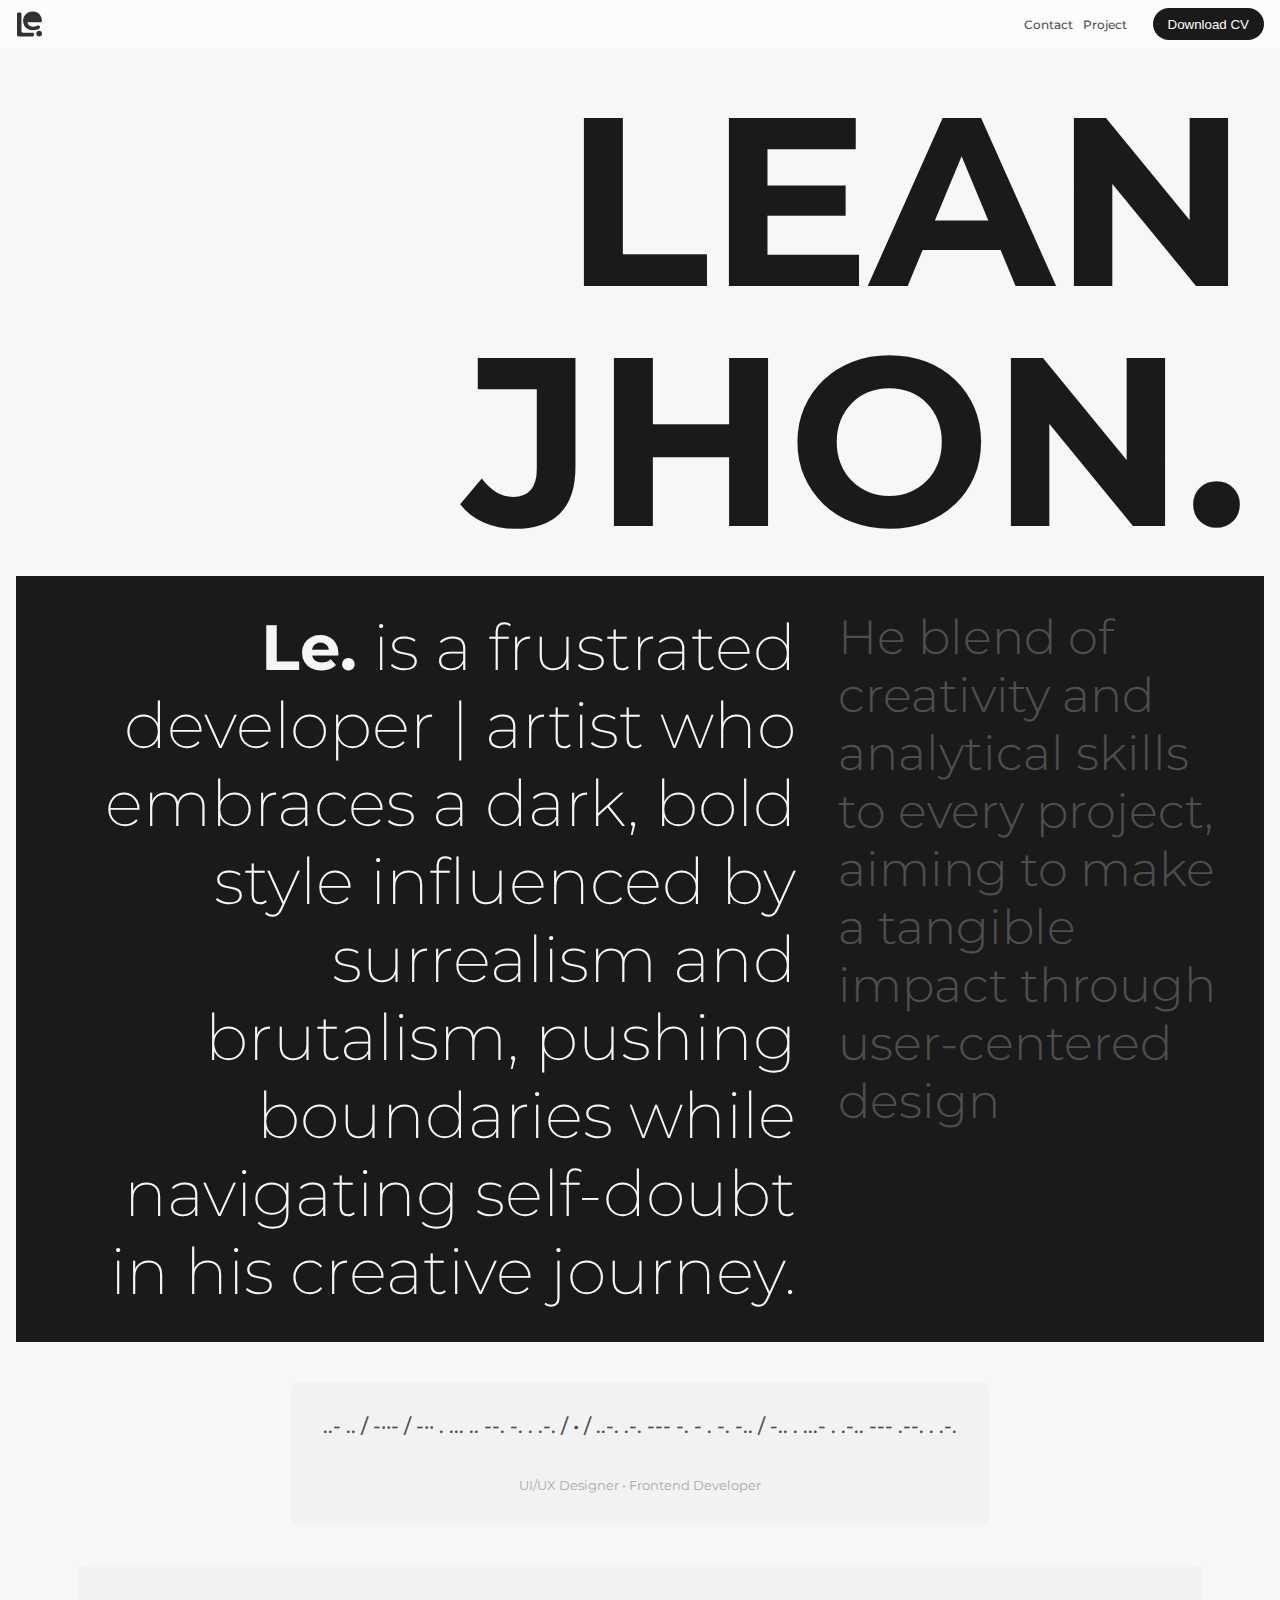
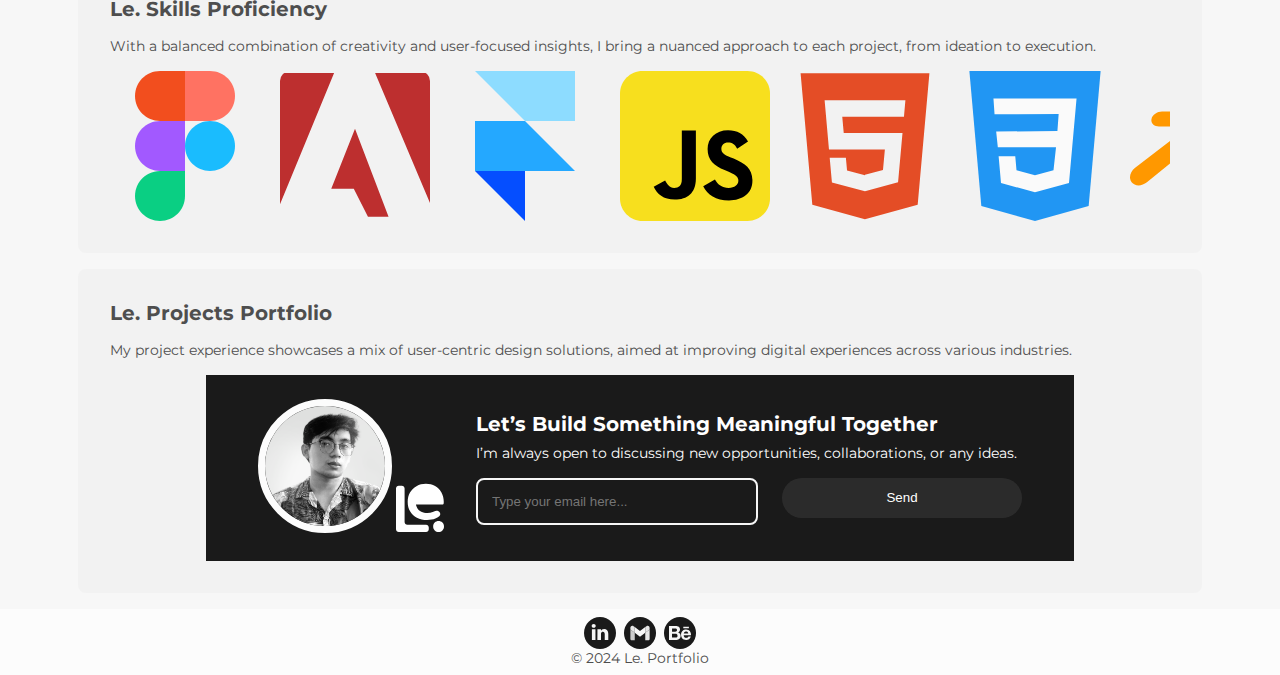
<file: index.html>
<!DOCTYPE html>
<html lang="en">
  <head>
    <meta charset="UTF-8" />
    <meta name="viewport" content="width=device-width, initial-scale=1.0" />
    <title>capstone2-WebPortfolio</title>
    <link rel="stylesheet" href="./style.css" />
    <link rel="stylesheet" href="./tablet.css" />
    <link rel="preconnect" href="https://fonts.googleapis.com" />
    <link rel="preconnect" href="https://fonts.gstatic.com" crossorigin />

    <link
      rel="icon"
      href="./images/Logo.svg"
      type="image/svg+xml"
      sizes="10px"
    />
  </head>
  <body>
    <!-- Header with Navigation -->
    <header>
      <nav>
        <svg
          class="logo"
          xmlns="http://www.w3.org/2000/svg"
          width="25"
          height="26"
          viewBox="0 0 25 26"
          fill="none"
        >
          <path
            d="M1.43431 25.5502C0.642159 25.5502 0 24.908 0 24.1159V2.88812C0 2.09598 0.642162 1.45381 1.43431 1.45381H3.04073C3.83288 1.45381 4.47504 2.09597 4.47504 2.88812V20.3293C4.47504 21.1215 5.1172 21.7636 5.90935 21.7636H15.6397C16.4318 21.7636 17.074 22.4058 17.074 23.1979V24.1159C17.074 24.908 16.4318 25.5502 15.6397 25.5502H1.43431Z"
          />
          <path
            d="M22.1773 25.5272C21.397 25.5272 20.7315 25.2633 20.1807 24.7355C19.6299 24.1847 19.3546 23.4963 19.3546 22.6701C19.3546 21.798 19.6299 21.1096 20.1807 20.6047C20.7315 20.0769 21.397 19.813 22.1773 19.813C22.9575 19.813 23.6231 20.0769 24.1738 20.6047C24.7246 21.1096 25 21.798 25 22.6701C25 23.4963 24.7246 24.1847 24.1738 24.7355C23.6231 25.2633 22.9575 25.5272 22.1773 25.5272Z"
          />
          <path
            d="M16.2421 19.2794C14.1997 19.2794 12.4097 18.8778 10.8721 18.0746C9.35744 17.2484 8.17557 16.1239 7.32646 14.7011C6.5003 13.2783 6.08722 11.6604 6.08722 9.84739C6.08722 8.01147 6.48883 6.39357 7.29204 4.99369C8.1182 3.57085 9.2427 2.45783 10.6655 1.65462C12.1113 0.851406 13.7522 0.449799 15.5881 0.449799C17.3781 0.449799 18.973 0.839931 20.3729 1.62019C21.7728 2.40046 22.8744 3.50201 23.6776 4.92484C24.4808 6.34768 24.8824 8.02295 24.8824 9.95066C24.8824 10.1342 24.8709 10.3408 24.848 10.5703V10.5703C24.848 10.9433 24.5313 11.2243 24.1583 11.2243H10.9237C10.1347 11.2243 9.49514 10.5847 9.49514 9.79575V9.79575C9.49514 9.00677 10.1347 8.36718 10.9237 8.36718H21.2008C21.5486 8.36718 21.6644 8.83263 21.3572 8.99563V8.99563C21.1322 9.11505 20.8596 8.948 20.8431 8.69374C20.7897 7.86965 20.5756 7.1297 20.2008 6.47389C19.7418 5.67068 19.1107 5.03959 18.3075 4.58061C17.5273 4.12163 16.6208 3.89214 15.5881 3.89214C14.5324 3.89214 13.603 4.12163 12.7998 4.58061C12.0195 5.03959 11.3999 5.68216 10.9409 6.50832C10.5049 7.31153 10.2869 8.26391 10.2869 9.36546V10.0539C10.2869 11.1555 10.5393 12.1308 11.0442 12.9799C11.5491 13.829 12.2605 14.4831 13.1784 14.942C14.0964 15.401 15.152 15.6305 16.3454 15.6305C17.3781 15.6305 18.3075 15.4699 19.1337 15.1486C19.3583 15.0612 19.5762 14.9603 19.7872 14.8458C20.7158 14.342 21.9403 14.3275 22.6337 15.1245V15.1245C23.2135 15.7908 23.2289 16.8009 22.5344 17.3466C21.9372 17.8158 21.2626 18.2076 20.5106 18.5221C19.2714 19.027 17.8485 19.2794 16.2421 19.2794Z"
          />
          <rect x="10.0402" y="3.46185" width="11.5462" height="6.02409" />
        </svg>
        <div class="section-nav">
          <ul class="label-m-medium nav-links">
            <li><a href="#">Contact</a></li>
            <li><a href="#">Project</a></li>
          </ul>
          <a href="#"
            ><button class="bttn-fill bttn-small">Download CV</button></a
          >
        </div>
      </nav>
    </header>

    <main>
      <!-- Hero Section -->
      <section class="hero-section">
        <h1 class="h1-title">LEAN JHON.</h1>
        <div class="container-subheading">
          <h2 class="font-normal-300">
            <span class="font-normal-bold-m">Le.</span> is a frustrated
            developer | artist who embraces a dark, bold style influenced by
            surrealism and brutalism, pushing boundaries while navigating
            self-doubt in his creative journey.
          </h2>
          <h2>
            He blend of creativity and analytical skills to every project,
            aiming to make a tangible impact through user-centered design
          </h2>
        </div>
      </section>

      <!-- About Section -->
      <section class="main-center-col">
        <div class="border-section container-center">
          <h3 class="font-heading-normal-500">
            ..- .. / -··- / -·· . ... .. --. -. . .-. / • / ..-. .-. --- -. - .
            -. -.. / -.. . ...- . .-.. --- .--. . .-.
          </h3>
          <qoute class="font-caption-normal-400">
            UI/UX Designer • Frontend Developer
          </qoute>
        </div>
      </section>

      <div class="border-test-test">
        <!-- Skills Section -->
        <section class="border-section">
          <h3>Le. Skills Proficiency</h3>
          <p>
            With a balanced combination of creativity and user-focused insights,
            I bring a nuanced approach to each project, from ideation to
            execution.
          </p>
          <div class="carousel-container">
            <div class="carousel">
              <!-- 6 images -->
              <img src="./images/figma.svg" alt="Image figma" />
              <img src="./images/adobe.svg" alt="Image adobe" />
              <img src="./images/framer.svg" alt="Image framer" />
              <img src="./images/javascript.svg" alt="Image javascript" />
              <img src="./images/html5.svg" alt="Image html5" />
              <img src="./images/css.svg" alt="Image css" />
              <img src="./images/blender.svg" alt="Image blender" />
              <img src="./images/gitgit.svg" alt="Image git" />

              <img src="./images/figma.svg" alt="Image figma" />
              <img src="./images/adobe.svg" alt="Image adobe" />
              <img src="./images/framer.svg" alt="Image framer" />
              <img src="./images/javascript.svg" alt="Image javascript" />
              <img src="./images/html5.svg" alt="Image html5" />
              <img src="./images/css.svg" alt="Image css" />
              <img src="./images/blender.svg" alt="Image blender" />
              <img src="./images/gitgit.svg" alt="Image blender" />
            </div>
          </div>
        </section>

        <!-- Prtfolio Section -->
        <section class="border-section">
          <h3>Le. Projects Portfolio</h3>
          <p>
            My project experience showcases a mix of user-centric design
            solutions, aimed at improving digital experiences across various
            industries.
          </p>

          <div class="container-center">
            <!--             
            //Card #1
            <a class="aCard" href="./11.3 TinDog Project/index.html">
              <div class="card-thumbnail">
                <div class="img-thumbnail">
                  <img class="img-thumbnail" src="./images/tindog.png" alt="" />
                </div>
                <div class="test1">
                  <h3 class="font-normal-500">The Tindog App</h3>
                  <div class="container-flex-row font-caption-normal-400">
                    <div class="chip color-lightRed">Html</div>
                    <div class="chip color-lightBlue">CSS</div>
                  </div>
                  <p class="font-p-normal-300 truncate-multi">
                    Match up with dogs for playdates, walks, or social events
                    and chat with other dog owners, arrange meetups, and share
                    tips on pet care.
                  </p>
                  <qoute class="font-caption-normal-400 text-align-r"
                    >Date Published | 10-22-2024</qoute
                  >
                </div>
              </div>
            </a>

            //Card #2
            <a class="aCard" href="./10.4 Practice-Grid/index.html">
              <div class="card-thumbnail">
                <div class="img-thumbnail">
                  <img src="./images/gridpract.png" alt="Grid" />
                </div>
                <div class="test1">
                  <h3 class="font-normal-500">Practice Grid CSS</h3>
                  <div class="container-flex-row font-caption-normal-400">
                    <div class="chip color-lightRed">Html</div>
                    <div class="chip color-lightBlue">CSS</div>
                  </div>
                  <p class="font-p-normal-300 truncate-multi">
                    A Udemy task from Angela Yu's Web Development Bootcamp that
                    helps us familiarize ourselves with how CSS Grid works
                  </p>
                  <qoute class="font-caption-normal-400 text-align-r"
                    >Date Published | 10-18-2024</qoute
                  >
                </div>
              </div>
            </a>

            //Card #3
            <a class="aCard" href="./9.5 Practice-flexbox/index.html">
              <div class="card-thumbnail">
                <div class="img-thumbnail">
                  <img src="./images/priceflexbox.png" alt="" />
                </div>
                <div class="test1">
                  <h3 class="font-normal-500">Price Tag Practice Flexbox</h3>
                  <div class="container-flex-row font-caption-normal-400">
                    <div class="chip color-lightRed">Html</div>
                    <div class="chip color-lightBlue">CSS</div>
                  </div>
                  <p class="font-p-normal-300 truncate-multi">
                    A Udemy task from Angela Yu's Web Development Bootcamp that
                    helps us familiarize ourselves with how CSS Flexbox works
                  </p>
                  <qoute class="font-caption-normal-400 text-align-r"
                    >Date Published | 10-08-2024</qoute
                  >
                </div>
              </div>
            </a>

            //Card #4
            <a class="aCard" href="./10.3 Mondrian Project/solution.html">
              <div class="card-thumbnail">
                <div class="img-thumbnail">
                  <img src="./images/mondrianproj.png" alt="" />
                </div>
                <div class="test1">
                  <h3 class="font-normal-500">Mondrian Project</h3>
                  <div class="container-flex-row font-caption-normal-400">
                    <div class="chip color-lightRed">Html</div>
                    <div class="chip color-lightBlue">CSS</div>
                  </div>
                  <p class="font-p-normal-300 truncate-multi">
                    A Udemy project task from Angela Yu's Web Development
                    Bootcamp. that we need to create mondrian art using Grid CSS
                  </p>
                  <qoute class="font-caption-normal-400 text-align-r"
                    >Date Published | 03-29-2024</qoute
                  >
                </div>
              </div>
            </a>

            <a
              class="aCard"
              href="https://www.figma.com/proto/Hg0LKe14JcfYWhs5RnKSVD/Folio-2020-%E2%80%A2%C2%A0Product-Design-Portfolio-Template-(Community)?page-id=227%3A2&node-id=227-357&viewport=1132%2C1611%2C0.21&t=p6lVfsT342U9oXHk-1&scaling=contain&content-scaling=responsive&starting-point-node-id=227%3A357"
            >
              <div class="card-thumbnail">
                <div class="img-thumbnail">
                  <img src="./images/astralvintage.svg" alt="" />
                </div>
                <div class="test1">
                  <h3 class="font-normal-500">
                    The Astral Vintage of Surrealism
                  </h3>
                  <div class="container-flex-row font-caption-normal-400">
                    <div class="chip color-lightIndigo">Photoshop</div>
                    <div class="chip color-lightPurple">Figma</div>
                  </div>
                  <p class="font-p-normal-300">
                    an e-commerce platform to increase conversion rates by
                    improving user flow and optimizing visual elements.
                  </p>
                  <qoute class="font-caption-normal-400 text-align-r"
                    >Date Published | 10-11-2024</qoute
                  >
                </div>
              </div>
            </a>
            <!-- <div class="card-thumbnail">
              <div class="img-thumbnail">
                <img src="./images/astralvintage.svg" alt="" />
              </div>
              <div class="test1">
                <h3 class="font-normal-500">
                  The Astral Vintage of Surrealism
                </h3>
                <div class="container-flex-row font-caption-normal-400">
                  <div class="chip color-lightIndigo">Photoshop</div>
                  <div class="chip color-lightPurple">Figma</div>
                </div>

                <p class="font-p-normal-300">
                  an e-commerce platform to increase conversion rates by
                  improving user flow and optimizing visual elements.
                </p>
                <qoute class="font-caption-normal-400 text-align-r"
                  >Date Published | 10-11-2024</qoute
                >
              </div>
            </div>
            <div class="card-thumbnail">
              <div class="img-thumbnail">
                <img src="./images/astralvintage.svg" alt="" />
              </div>
              <div class="test1">
                <h3 class="font-normal-500">
                  The Astral Vintage of Surrealism
                </h3>
                <div class="container-flex-row font-caption-normal-400">
                  <div class="chip color-lightIndigo">Photoshop</div>
                  <div class="chip color-lightPurple">Figma</div>
                </div>
                <p class="font-p-normal-300">
                  an e-commerce platform to increase conversion rates by
                  improving user flow and optimizing visual elements.
                </p>
                <qoute class="font-caption-normal-400 text-align-r"
                  >Date Published | 10-11-2024</qoute
                >
              </div>
            </div>
            
            <div class="card-thumbnail">
              <div class="img-thumbnail">
                <img src="./images/astralvintage.svg" alt="" />
              </div>
              <div class="test1">
                <h3 class="font-normal-500">
                  The Astral Vintage of Surrealism
                </h3>
                <div class="container-flex-row font-caption-normal-400">
                  <div class="chip color-lightIndigo">Photoshop</div>
                  <div class="chip color-lightPurple">Figma</div>
                </div>
                <p class="font-p-normal-300">
                  an e-commerce platform to increase conversion rates by
                  improving user flow and optimizing visual elements.
                </p>
                <qoute class="font-caption-normal-400 text-align-r"
                  >Date Published | 10-11-2024</qoute
                >
              </div>
            </div>
          </div>
        </section>
      </div> 

      <!-- Contact Section -->
      <section class="border-section border-fill">
        <figure>
          <img
            class="profilePic"
            src="./images/profile.png"
            alt="profile picture"
          />

          <svg
            class="footer logo"
            xmlns="http://www.w3.org/2000/svg"
            width="25"
            height="26"
            viewBox="0 0 25 26"
            fill="none"
          >
            <path
              d="M1.43431 25.5502C0.642159 25.5502 0 24.908 0 24.1159V2.88812C0 2.09598 0.642162 1.45381 1.43431 1.45381H3.04073C3.83288 1.45381 4.47504 2.09597 4.47504 2.88812V20.3293C4.47504 21.1215 5.1172 21.7636 5.90935 21.7636H15.6397C16.4318 21.7636 17.074 22.4058 17.074 23.1979V24.1159C17.074 24.908 16.4318 25.5502 15.6397 25.5502H1.43431Z"
            />
            <path
              d="M22.1773 25.5272C21.397 25.5272 20.7315 25.2633 20.1807 24.7355C19.6299 24.1847 19.3546 23.4963 19.3546 22.6701C19.3546 21.798 19.6299 21.1096 20.1807 20.6047C20.7315 20.0769 21.397 19.813 22.1773 19.813C22.9575 19.813 23.6231 20.0769 24.1738 20.6047C24.7246 21.1096 25 21.798 25 22.6701C25 23.4963 24.7246 24.1847 24.1738 24.7355C23.6231 25.2633 22.9575 25.5272 22.1773 25.5272Z"
            />
            <path
              d="M16.2421 19.2794C14.1997 19.2794 12.4097 18.8778 10.8721 18.0746C9.35744 17.2484 8.17557 16.1239 7.32646 14.7011C6.5003 13.2783 6.08722 11.6604 6.08722 9.84739C6.08722 8.01147 6.48883 6.39357 7.29204 4.99369C8.1182 3.57085 9.2427 2.45783 10.6655 1.65462C12.1113 0.851406 13.7522 0.449799 15.5881 0.449799C17.3781 0.449799 18.973 0.839931 20.3729 1.62019C21.7728 2.40046 22.8744 3.50201 23.6776 4.92484C24.4808 6.34768 24.8824 8.02295 24.8824 9.95066C24.8824 10.1342 24.8709 10.3408 24.848 10.5703V10.5703C24.848 10.9433 24.5313 11.2243 24.1583 11.2243H10.9237C10.1347 11.2243 9.49514 10.5847 9.49514 9.79575V9.79575C9.49514 9.00677 10.1347 8.36718 10.9237 8.36718H21.2008C21.5486 8.36718 21.6644 8.83263 21.3572 8.99563V8.99563C21.1322 9.11505 20.8596 8.948 20.8431 8.69374C20.7897 7.86965 20.5756 7.1297 20.2008 6.47389C19.7418 5.67068 19.1107 5.03959 18.3075 4.58061C17.5273 4.12163 16.6208 3.89214 15.5881 3.89214C14.5324 3.89214 13.603 4.12163 12.7998 4.58061C12.0195 5.03959 11.3999 5.68216 10.9409 6.50832C10.5049 7.31153 10.2869 8.26391 10.2869 9.36546V10.0539C10.2869 11.1555 10.5393 12.1308 11.0442 12.9799C11.5491 13.829 12.2605 14.4831 13.1784 14.942C14.0964 15.401 15.152 15.6305 16.3454 15.6305C17.3781 15.6305 18.3075 15.4699 19.1337 15.1486C19.3583 15.0612 19.5762 14.9603 19.7872 14.8458C20.7158 14.342 21.9403 14.3275 22.6337 15.1245V15.1245C23.2135 15.7908 23.2289 16.8009 22.5344 17.3466C21.9372 17.8158 21.2626 18.2076 20.5106 18.5221C19.2714 19.027 17.8485 19.2794 16.2421 19.2794Z"
            />
            <rect x="10.0402" y="3.46185" width="11.5462" height="6.02409" />
          </svg>
        </figure>

        <div class="container-flex">
          <div class="content-container">
            <h3 class="font-color-white">
              Let’s Build Something Meaningful Together
            </h3>
            <p class="font-color-white">
              I’m always open to discussing new opportunities, collaborations,
              or any ideas.
            </p>
          </div>
          <div class="inputfield-container">
            <input
              class="inputfield"
              type="email"
              placeholder="Type your email here..."
            />
            <input class="bttn-white bttn-regular" type="submit" value="Send" />
          </div>
        </div>
      </section>
    </main>

    <footer>
      <div class="container-footer">
        <!-- linkedin Icon -->
        <svg
          class="icon"
          width="32"
          height="32"
          viewBox="0 0 32 32"
          fill="none"
          xmlns="http://www.w3.org/2000/svg"
        >
          <g clip-path="url(#clip0_82_7031)">
            <path
              d="M16 0C7.163 0 0 7.163 0 16C0 24.836 7.163 32 16 32C24.837 32 32 24.836 32 16C32 7.163 24.837 0 16 0Z"
              fill="#1A1A1A"
            />
            <path
              d="M24.294 22.9419V16.8049C24.294 13.5169 22.539 11.9869 20.198 11.9869C18.309 11.9869 17.463 13.0259 16.992 13.7549V12.2379H13.434C13.481 13.2429 13.434 22.9419 13.434 22.9419H16.992V16.9639C16.992 16.6449 17.015 16.3249 17.109 16.0969C17.366 15.4579 17.951 14.7959 18.934 14.7959C20.222 14.7959 20.737 15.7769 20.737 17.2159V22.9429L24.294 22.9419ZM9.68505 10.7769C10.925 10.7769 11.698 9.95388 11.698 8.92688C11.675 7.87688 10.925 7.07788 9.70805 7.07788C8.49104 7.07788 7.69604 7.87688 7.69604 8.92688C7.69604 9.95488 8.46804 10.7769 9.66304 10.7769H9.68505ZM11.464 22.9419V12.2379H7.90704V22.9419H11.464Z"
              fill="#F7F7F7"
            />
          </g>
          <defs>
            <clipPath id="clip0_82_7031">
              <rect width="32" height="32" fill="white" />
            </clipPath>
          </defs>
        </svg>

        <!-- Gmail Icon -->
        <svg
          class="icon"
          width="32"
          height="32"
          viewBox="0 0 32 32"
          fill="none"
          xmlns="http://www.w3.org/2000/svg"
        >
          <rect width="32" height="32" rx="16" fill="#1A1A1A" />
          <path
            d="M7.70533 23.2101H10.7711V15.7774L6.38635 12.5156V21.9089C6.38635 22.6219 6.97455 23.2101 7.70533 23.2101Z"
            fill="#CBCBCB"
          />
          <path
            d="M21.2516 23.2101H24.3173C25.0481 23.2101 25.6363 22.6219 25.6363 21.8911V12.5156L21.2694 15.7953V23.2101H21.2516Z"
            fill="#E6E6E6"
          />
          <path
            d="M21.2516 10.1094V15.7953L25.6185 12.5156V10.7689C25.6185 9.14689 23.7648 8.22004 22.4636 9.20037L21.2516 10.1094Z"
            fill="#E6E6E6"
          />
          <path
            fill-rule="evenodd"
            clip-rule="evenodd"
            d="M10.7533 15.7774V10.1094L15.9936 14.0485L21.2338 10.1094V15.7953L16.0114 19.7166L10.7533 15.7774Z"
            fill="#F6F6F6"
          />
          <path
            d="M6.38635 10.751V12.4978L10.7532 15.7774V10.1093L9.52339 9.18248C8.24005 8.21998 6.38635 9.14683 6.38635 10.751Z"
            fill="#E6E6E6"
          />
        </svg>

        <!-- Behance Icon -->
        <svg
          width="32"
          height="32"
          viewBox="0 0 32 32"
          fill="none"
          xmlns="http://www.w3.org/2000/svg"
        >
          <rect width="32" height="32" rx="16" fill="#1A1A1A" />
          <path
            d="M24.8717 9.79609H19.2992V11.3458H24.8937L24.8717 9.79609ZM23.6957 20.4574C23.2729 20.7375 22.7737 20.8796 22.2668 20.8641C21.9313 20.8991 21.5922 20.8644 21.2707 20.7623C20.9491 20.6601 20.6522 20.4928 20.3983 20.2706C19.929 19.7385 19.6847 19.0449 19.7169 18.3361H26.993C27.0454 17.5981 26.9824 16.8565 26.8061 16.1379C26.6356 15.4543 26.3373 14.8091 25.9268 14.2365C25.5137 13.681 24.9801 13.2263 24.3661 12.9066C23.683 12.5697 22.9295 12.4002 22.1679 12.412C21.4516 12.4067 20.7416 12.545 20.0796 12.8186C19.4734 13.0742 18.9242 13.4478 18.4639 13.9177C18.0049 14.3971 17.6495 14.9657 17.4198 15.5884C17.1732 16.2605 17.0504 16.9718 17.0571 17.6877C17.0457 18.4137 17.1649 19.136 17.4088 19.8199C17.6159 20.4393 17.9448 21.011 18.376 21.5016C18.8221 21.9831 19.3704 22.3587 19.9807 22.6007C20.6611 22.8599 21.3849 22.9868 22.1129 22.9744C23.1345 23.0062 24.143 22.7388 25.0146 22.205C25.8949 21.5795 26.5286 20.6657 26.8061 19.6221H24.3771C24.2471 19.9674 24.0078 20.2607 23.6957 20.4574ZM19.9257 15.9291C20.0113 15.6551 20.1533 15.402 20.3426 15.1862C20.5319 14.9704 20.7643 14.7966 21.0248 14.6761C21.3699 14.5208 21.7457 14.4456 22.1239 14.4563C22.3972 14.433 22.6723 14.469 22.9303 14.562C23.1883 14.6549 23.4231 14.8026 23.6187 14.9949C23.9922 15.452 24.2318 16.0036 24.3112 16.5886H19.7499C19.7677 16.3652 19.8082 16.1442 19.8708 15.9291H19.9257ZM14.1115 15.4015C14.6709 15.1686 15.1569 14.7888 15.5183 14.3024C15.8505 13.7858 16.0155 13.1795 15.9909 12.5658C16.0125 12.0062 15.9033 11.4493 15.6722 10.9392C15.478 10.4972 15.1663 10.1171 14.7709 9.84005C14.3518 9.55206 13.8758 9.35718 13.3751 9.26852C12.7824 9.14422 12.178 9.08525 11.5725 9.09266H5.01086V22.9194H11.7154C12.3273 22.9199 12.9367 22.8423 13.5289 22.6886C14.0903 22.5434 14.6221 22.3016 15.1007 21.9742C15.5642 21.6529 15.9416 21.2226 16.1998 20.7212C16.4854 20.1604 16.6253 19.5367 16.6064 18.9077C16.6272 18.1281 16.4086 17.3609 15.9799 16.7095C15.519 16.0543 14.8352 15.5894 14.0565 15.4015H14.1115ZM8.05539 11.4557H10.9021C11.1636 11.4554 11.4247 11.4775 11.6824 11.5217C11.9198 11.5569 12.1477 11.6391 12.3529 11.7635C12.5511 11.8756 12.7117 12.0439 12.8145 12.2471C12.9418 12.4908 13.0025 12.7638 12.9904 13.0385C13.0108 13.275 12.9747 13.5131 12.8848 13.7329C12.795 13.9527 12.6541 14.1479 12.4738 14.3024C12.0804 14.5728 11.6098 14.7079 11.1329 14.6871H8.05539V11.4557ZM13.3751 19.6331C13.2621 19.8571 13.0914 20.0468 12.8805 20.1826C12.661 20.3192 12.4191 20.4159 12.166 20.4684C11.8847 20.5314 11.597 20.5609 11.3087 20.5563H8.01142V16.7644H11.3087C11.8746 16.7396 12.4334 16.8976 12.9024 17.2151C13.1144 17.4052 13.2785 17.6426 13.3816 17.9081C13.4847 18.1735 13.5239 18.4594 13.496 18.7428C13.5257 19.0449 13.4843 19.3498 13.3751 19.6331Z"
            fill="#F7F7F7"
          />
        </svg>
      </div>

      <p class="container-center">© 2024 Le. Portfolio</p>
    </footer>
  </body>
</html>
</file>
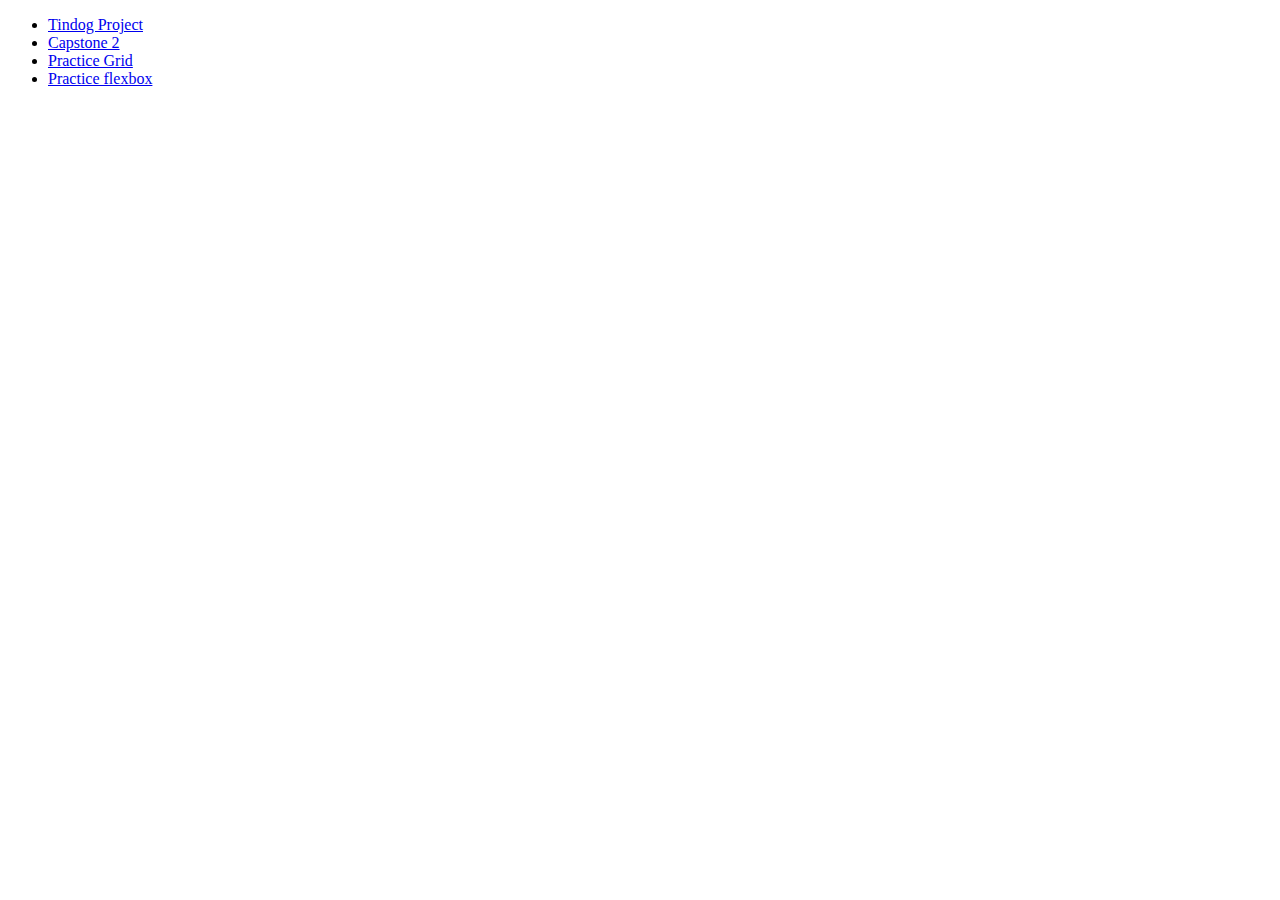
<file: .archived/index.html>
<!DOCTYPE html>
<html lang="en">
  <head>
    <meta charset="UTF-8" />
    <meta name="viewport" content="width=device-width, initial-scale=1.0" />
    <title>Web Viewer</title>
  </head>
  <body>
    <ul>
      <li><a href="./11.3 TinDog Project/index.html">Tindog Project</a></li>
      <li><a href="./11.4 Capstone 2/index.html"> Capstone 2</a></li>
      <li><a href="./10.4 Practice-Grid/index.html"> Practice Grid</a></li>
      <li><a href="./9.5 Practice-flexbox/index.html">Practice flexbox</a></li>
    </ul>
  </body>
</html>
</file>
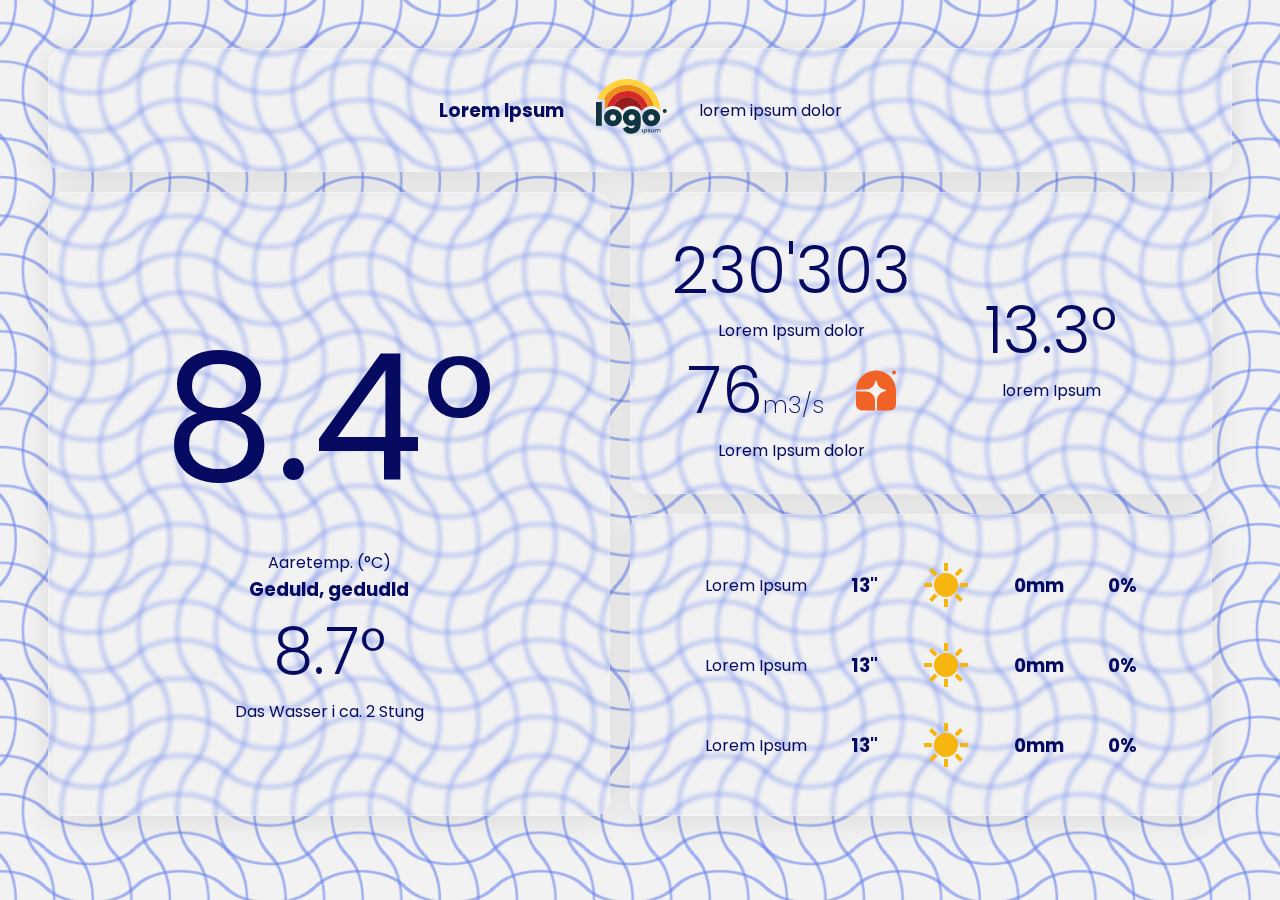
<file: 10.4 Practice-Grid/index.html>
<!DOCTYPE html>
<html lang="en">
  <head>
    <meta charset="UTF-8" />
    <meta name="viewport" content="width=device-width, initial-scale=1.0" />
    <title>Practice Grid by yours truly</title>
    <link rel="stylesheet" href="./style.css" />
    <link rel="preconnect" href="https://fonts.googleapis.com" />
    <link rel="preconnect" href="https://fonts.gstatic.com" crossorigin />
    <link
      href="https://fonts.googleapis.com/css2?family=Poppins:ital,wght@0,100;0,200;0,300;0,400;0,500;0,600;0,700;0,800;0,900;1,100;1,200;1,300;1,400;1,500;1,600;1,700;1,800;1,900&display=swap"
      rel="stylesheet"
    />
    <link rel="icon" href="./logoipsum-331.svg" type="image/svg+xml" />
  </head>
  <body>
    <main class="main">
      <header class="container grid-column-span-4">
        <nav class="navigation-flex-row">
          <h3 class="text-center">Lorem Ipsum</h3>
          <div class="logo"><img src="./logoipsum-331.svg" alt="logo" /></div>
          <p class="text-center">lorem ipsum dolor</p>
        </nav>
      </header>

      <section class="container grid-column-row-span">
        <article class="container-flex">
          <h1>8.4°</h1>
          <p>Aaretemp. (°C)</p>
          <h3>Geduld, gedudld</h3>
          <h2>8.7°</h2>
          <p>Das Wasser i ca. 2 Stung</p>
        </article>
      </section>

      <section class="container grid-column-span">
        <article class="article-grid-column-2 center-item">
          <h2>230'303</h2>
          <p>Lorem Ipsum dolor</p>
          <div class="flex-wrap">
            <h2>76<span>m3/s</span></h2>
            <img src="./logoipsum-327.svg" alt="logo" />
          </div>
          <p>Lorem Ipsum dolor</p>
        </article>

        <article class="article-grid-column-2 center-item">
          <h2>13.3°</h2>
          <p>lorem Ipsum</p>
        </article>
      </section>

      <section class="container grid-column-span">
        <article class="article-grid-column-4">
          <p>Lorem Ipsum</p>
          <h3>13"</h3>
          <img
            class="sunny"
            src="./sunny_24dp_5F6368_FILL1_wght400_GRAD0_opsz24.svg"
            alt="icon"
          />
          <h3>0mm</h3>
          <h3>0%</h3>
        </article>

        <article class="article-grid-column-4">
          <p>Lorem Ipsum</p>
          <h3>13"</h3>
          <img
            src="./sunny_24dp_5F6368_FILL1_wght400_GRAD0_opsz24.svg"
            alt="icon"
          />
          <h3>0mm</h3>
          <h3>0%</h3>
        </article>

        <article class="article-grid-column-4">
          <p>Lorem Ipsum</p>
          <h3>13"</h3>
          <img
            class="sunny"
            src="./sunny_24dp_5F6368_FILL1_wght400_GRAD0_opsz24.svg"
            alt="icon"
          />
          <h3>0mm</h3>
          <h3>0%</h3>
        </article>
      </section>
    </main>
  </body>
</html>
</file>
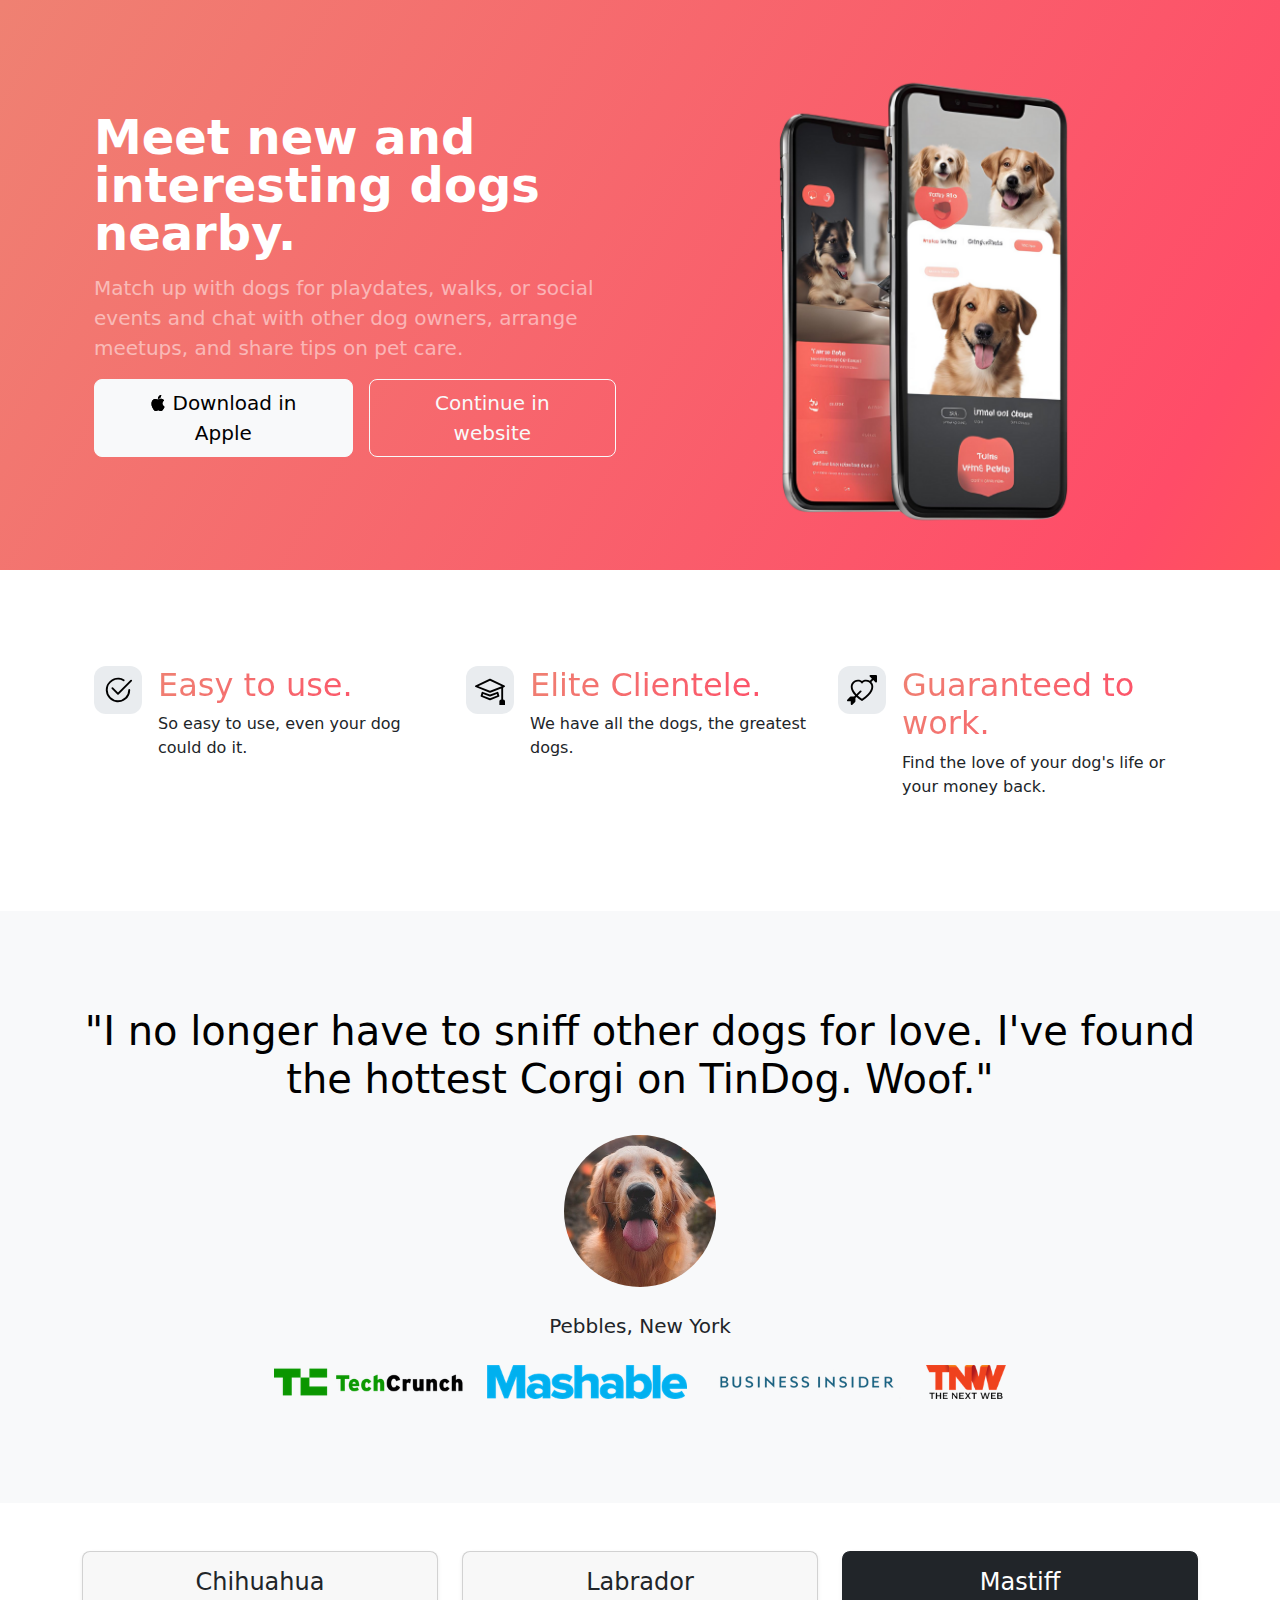
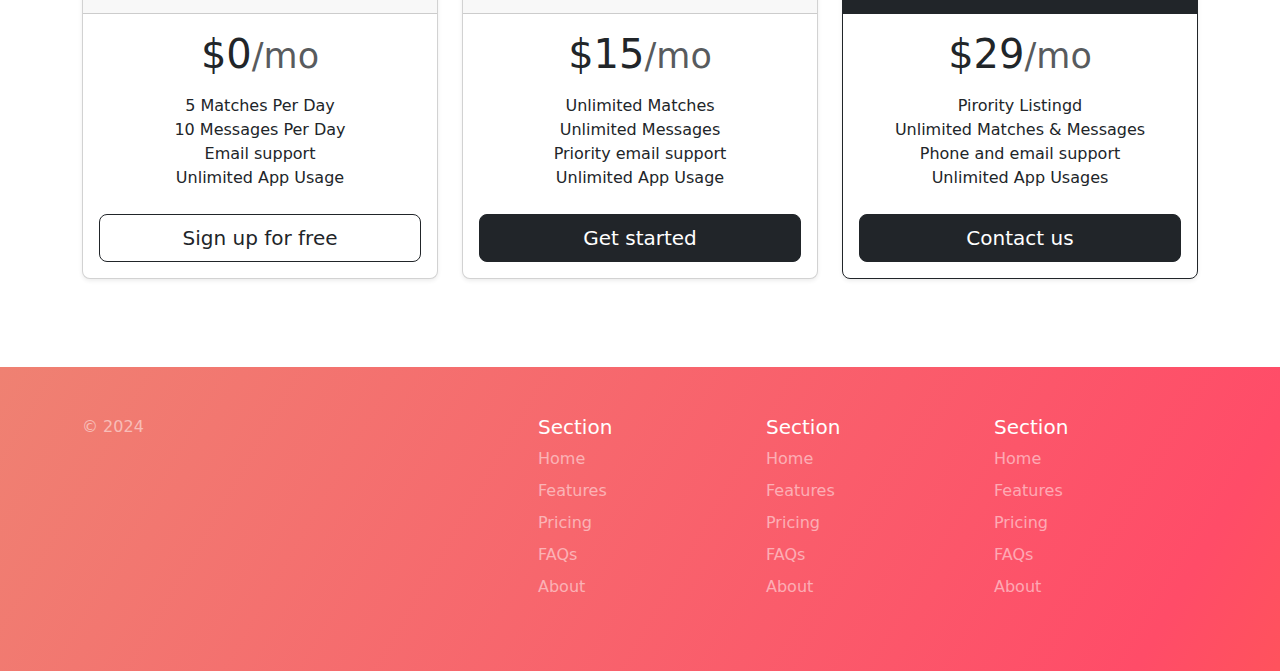
<file: 11.3 TinDog Project/index.html>
<!DOCTYPE html>
<html lang="en">
  <head>
    <meta charset="UTF-8" />
    <meta name="viewport" content="width=device-width, initial-scale=1.0" />
    <title>TinDog</title>
    <link
      href="https://cdn.jsdelivr.net/npm/bootstrap@5.3.3/dist/css/bootstrap.min.css"
      rel="stylesheet"
      integrity="sha384-QWTKZyjpPEjISv5WaRU9OFeRpok6YctnYmDr5pNlyT2bRjXh0JMhjY6hW+ALEwIH"
      crossorigin="anonymous"
    />
    <link rel="stylesheet" href="./css/style.css" />
  </head>

  <body>
    <!-- Title -->
    <section class="gradient-background" id="title">
      <div class="container col-xxl-8 px-4 pt-5">
        <div class="row flex-lg-row-reverse align-items-center g-5 py-0">
          <div class="col-10 col-sm-8 col-lg-6">
            <img
              src="./images/Untitled design.png"
              class="d-block mx-lg-auto img-fluid"
              alt="iphone dog"
              width="900"
              height="auto"
              loading="lazy"
            />
          </div>
          <div class="col-lg-6 pb-5">
            <h1 class="display-5 fw-bold text-white lh-1 mb-3">
              Meet new and interesting dogs nearby.
            </h1>
            <p class="lead text-white-50">
              Match up with dogs for playdates, walks, or social events and chat
              with other dog owners, arrange meetups, and share tips on pet
              care.
            </p>
            <div class="d-grid gap-2 d-md-flex justify-content-md-start">
              <button type="button" class="btn btn-light btn-lg px-4 me-md-2">
                <svg
                  xmlns="http://www.w3.org/2000/svg"
                  width="16"
                  height="16"
                  fill="currentColor"
                  class="bi bi-apple mb-1"
                  viewBox="0 0 16 16"
                >
                  <path
                    d="M11.182.008C11.148-.03 9.923.023 8.857 1.18c-1.066 1.156-.902 2.482-.878 2.516.024.034 1.52.087 2.475-1.258.955-1.345.762-2.391.728-2.43Zm3.314 11.733c-.048-.096-2.325-1.234-2.113-3.422.212-2.189 1.675-2.789 1.698-2.854.023-.065-.597-.79-1.254-1.157a3.692 3.692 0 0 0-1.563-.434c-.108-.003-.483-.095-1.254.116-.508.139-1.653.589-1.968.607-.316.018-1.256-.522-2.267-.665-.647-.125-1.333.131-1.824.328-.49.196-1.422.754-2.074 2.237-.652 1.482-.311 3.83-.067 4.56.244.729.625 1.924 1.273 2.796.576.984 1.34 1.667 1.659 1.899.319.232 1.219.386 1.843.067.502-.308 1.408-.485 1.766-.472.357.013 1.061.154 1.782.539.571.197 1.111.115 1.652-.105.541-.221 1.324-1.059 2.238-2.758.347-.79.505-1.217.473-1.282Z"
                  />
                  <path
                    d="M11.182.008C11.148-.03 9.923.023 8.857 1.18c-1.066 1.156-.902 2.482-.878 2.516.024.034 1.52.087 2.475-1.258.955-1.345.762-2.391.728-2.43Zm3.314 11.733c-.048-.096-2.325-1.234-2.113-3.422.212-2.189 1.675-2.789 1.698-2.854.023-.065-.597-.79-1.254-1.157a3.692 3.692 0 0 0-1.563-.434c-.108-.003-.483-.095-1.254.116-.508.139-1.653.589-1.968.607-.316.018-1.256-.522-2.267-.665-.647-.125-1.333.131-1.824.328-.49.196-1.422.754-2.074 2.237-.652 1.482-.311 3.83-.067 4.56.244.729.625 1.924 1.273 2.796.576.984 1.34 1.667 1.659 1.899.319.232 1.219.386 1.843.067.502-.308 1.408-.485 1.766-.472.357.013 1.061.154 1.782.539.571.197 1.111.115 1.652-.105.541-.221 1.324-1.059 2.238-2.758.347-.79.505-1.217.473-1.282Z"
                  />
                </svg>
                Download in Apple
              </button>
              <button type="button" class="btn btn-outline-light btn-lg px-4">
                Continue in website
              </button>
            </div>
          </div>
        </div>
      </div>
    </section>

    <!-- Features -->
    <section id="features">
      <div class="container px-4 py-5" id="hanging-icons">
        <div class="row g-4 py-5 row-cols-1 row-cols-lg-3">
          <div class="col d-flex align-items-start">
            <div
              class="icon-square text-body-emphasis bg-body-secondary d-inline-flex align-items-center justify-content-center fs-4 flex-shrink-0 me-3"
            >
              <!-- Check icon -->
              <svg
                xmlns="http://www.w3.org/2000/svg"
                height="30"
                fill="currentColor"
                class="bi bi-check2-circle"
                viewBox="0 0 16 16"
              >
                <path
                  d="M2.5 8a5.5 5.5 0 0 1 8.25-4.764.5.5 0 0 0 .5-.866A6.5 6.5 0 1 0 14.5 8a.5.5 0 0 0-1 0 5.5 5.5 0 1 1-11 0z"
                />
                <path
                  d="M15.354 3.354a.5.5 0 0 0-.708-.708L8 9.293 5.354 6.646a.5.5 0 1 0-.708.708l3 3a.5.5 0 0 0 .708 0l7-7z"
                />
              </svg>
            </div>
            <div>
              <h3 class="fs-2 text-gradient">Easy to use.</h3>
              <p>So easy to use, even your dog could do it.</p>
            </div>
          </div>

          <div class="col d-flex align-items-start">
            <div
              class="icon-square text-body-emphasis bg-body-secondary d-inline-flex align-items-center justify-content-center fs-4 flex-shrink-0 me-3"
            >
              <!-- Hat icon -->
              <svg
                xmlns="http://www.w3.org/2000/svg"
                height="30"
                fill="currentColor"
                class="bi bi-mortarboard"
                viewBox="0 0 16 16"
              >
                <path
                  d="M8.211 2.047a.5.5 0 0 0-.422 0l-7.5 3.5a.5.5 0 0 0 .025.917l7.5 3a.5.5 0 0 0 .372 0L14 7.14V13a1 1 0 0 0-1 1v2h3v-2a1 1 0 0 0-1-1V6.739l.686-.275a.5.5 0 0 0 .025-.917l-7.5-3.5ZM8 8.46 1.758 5.965 8 3.052l6.242 2.913L8 8.46Z"
                />
                <path
                  d="M4.176 9.032a.5.5 0 0 0-.656.327l-.5 1.7a.5.5 0 0 0 .294.605l4.5 1.8a.5.5 0 0 0 .372 0l4.5-1.8a.5.5 0 0 0 .294-.605l-.5-1.7a.5.5 0 0 0-.656-.327L8 10.466 4.176 9.032Zm-.068 1.873.22-.748 3.496 1.311a.5.5 0 0 0 .352 0l3.496-1.311.22.748L8 12.46l-3.892-1.556Z"
                />
              </svg>
            </div>
            <div>
              <h3 class="fs-2 text-gradient">Elite Clientele.</h3>
              <p>We have all the dogs, the greatest dogs.</p>
            </div>
          </div>
          <div class="col d-flex align-items-start">
            <div
              class="icon-square text-body-emphasis bg-body-secondary d-inline-flex align-items-center justify-content-center fs-4 flex-shrink-0 me-3"
            >
              <!-- Heart icon -->
              <svg
                xmlns="http://www.w3.org/2000/svg"
                height="30"
                fill="currentColor"
                class="bi bi-arrow-through-heart"
                viewBox="0 0 16 16"
              >
                <path
                  fill-rule="evenodd"
                  d="M2.854 15.854A.5.5 0 0 1 2 15.5V14H.5a.5.5 0 0 1-.354-.854l1.5-1.5A.5.5 0 0 1 2 11.5h1.793l.53-.53c-.771-.802-1.328-1.58-1.704-2.32-.798-1.575-.775-2.996-.213-4.092C3.426 2.565 6.18 1.809 8 3.233c1.25-.98 2.944-.928 4.212-.152L13.292 2 12.147.854A.5.5 0 0 1 12.5 0h3a.5.5 0 0 1 .5.5v3a.5.5 0 0 1-.854.354L14 2.707l-1.006 1.006c.236.248.44.531.6.845.562 1.096.585 2.517-.213 4.092-.793 1.563-2.395 3.288-5.105 5.08L8 13.912l-.276-.182a21.86 21.86 0 0 1-2.685-2.062l-.539.54V14a.5.5 0 0 1-.146.354l-1.5 1.5Zm2.893-4.894A20.419 20.419 0 0 0 8 12.71c2.456-1.666 3.827-3.207 4.489-4.512.679-1.34.607-2.42.215-3.185-.817-1.595-3.087-2.054-4.346-.761L8 4.62l-.358-.368c-1.259-1.293-3.53-.834-4.346.761-.392.766-.464 1.845.215 3.185.323.636.815 1.33 1.519 2.065l1.866-1.867a.5.5 0 1 1 .708.708L5.747 10.96Z"
                />
              </svg>
            </div>
            <div>
              <h3 class="fs-2 text-gradient">Guaranteed to work.</h3>
              <p>Find the love of your dog's life or your money back.</p>
            </div>
          </div>
        </div>
      </div>
    </section>
    <!-- Testimonial -->
    <section id="testimonial">
      <div class="p-5 text-center bg-body-tertiary">
        <div class="container py-5">
          <h1 class="text-body-emphasis">
            "I no longer have to sniff other dogs for love. I've found the
            hottest Corgi on TinDog. Woof."
          </h1>
          <img
            src="./images/dog-img.jpg"
            class=".img-fluid rounded-circle py-4"
            alt="Goldn Retriver"
            height="200"
          />
          <p class="col-lg-8 mx-auto lead">Pebbles, New York</p>
          <div class="flex gap-3">
            <img
              class="p-2 g-col-1"
              src="./images/techcrunch.png"
              height="50"
              alt="TechCrunch Logo"
            />
            <img
              class="p-2 g-col-1"
              src="./images/mashable.png"
              height="50"
              alt="Mashable Logo"
            />
            <img
              class="p-2 g-col-1"
              src="./images/bizinsider.png"
              height="50"
              alt="Business Insider logo"
            />
            <img
              class="p-2 g-col-1"
              src="./images/tnw.png"
              height="50"
              alt="TNW logo"
            />
          </div>
        </div>
      </div>
    </section>

    <!-- Pricing -->
    <section id="pricing">
      <div class="container py-5">
        <div class="row row-cols-1 row-cols-md-3 mb-3 text-center">
          <div class="col">
            <div class="card mb-4 rounded-3 shadow-sm">
              <div class="card-header py-3">
                <h4 class="my-0 fw-normal">Chihuahua</h4>
              </div>
              <div class="card-body">
                <h1 class="card-title pricing-card-title">
                  $0<small class="text-body-secondary fw-light">/mo</small>
                </h1>
                <ul class="list-unstyled mt-3 mb-4">
                  <li>5 Matches Per Day</li>
                  <li>10 Messages Per Day</li>
                  <li>Email support</li>
                  <li>Unlimited App Usage</li>
                </ul>
                <button type="button" class="w-100 btn btn-lg btn-outline-dark">
                  Sign up for free
                </button>
              </div>
            </div>
          </div>
          <div class="col">
            <div class="card mb-4 rounded-3 shadow-sm">
              <div class="card-header py-3">
                <h4 class="my-0 fw-normal">Labrador</h4>
              </div>
              <div class="card-body">
                <h1 class="card-title pricing-card-title">
                  $15<small class="text-body-secondary fw-light">/mo</small>
                </h1>
                <ul class="list-unstyled mt-3 mb-4">
                  <li>Unlimited Matches</li>
                  <li>Unlimited Messages</li>
                  <li>Priority email support</li>
                  <li>Unlimited App Usage</li>
                </ul>
                <button type="button" class="w-100 btn btn-lg btn-dark">
                  Get started
                </button>
              </div>
            </div>
          </div>
          <div class="col">
            <div class="card mb-4 rounded-3 shadow-sm border-dark">
              <div class="card-header py-3 text-bg-dark border-dark">
                <h4 class="my-0 fw-normal">Mastiff</h4>
              </div>
              <div class="card-body">
                <h1 class="card-title pricing-card-title">
                  $29<small class="text-body-secondary fw-light">/mo</small>
                </h1>
                <ul class="list-unstyled mt-3 mb-4">
                  <li>Pirority Listingd</li>
                  <li>Unlimited Matches & Messages</li>
                  <li>Phone and email support</li>
                  <li>Unlimited App Usages</li>
                </ul>
                <button type="button" class="w-100 btn btn-lg btn-dark">
                  Contact us
                </button>
              </div>
            </div>
          </div>
        </div>
      </div>
    </section>

    <!-- Footer -->
    <section class="gradient-background" id="footer">
      <div class="container">
        <footer class="row row-cols-1 row-cols-sm-2 row-cols-md-5 py-5">
          <div class="col mb-3">
            <p class="text-white-50">© 2024</p>
          </div>

          <div class="col mb-3"></div>

          <div class="col mb-3">
            <h5 class="text-white">Section</h5>
            <ul class="nav flex-column">
              <li class="nav-item mb-2">
                <a href="#" class="nav-link p-0 text-white-50">Home</a>
              </li>
              <li class="nav-item mb-2">
                <a href="#" class="nav-link p-0 text-white-50">Features</a>
              </li>
              <li class="nav-item mb-2">
                <a href="#" class="nav-link p-0 text-white-50">Pricing</a>
              </li>
              <li class="nav-item mb-2">
                <a href="#" class="nav-link p-0 text-white-50">FAQs</a>
              </li>
              <li class="nav-item mb-2">
                <a href="#" class="nav-link p-0 text-white-50">About</a>
              </li>
            </ul>
          </div>

          <div class="col mb-3">
            <h5 class="text-white">Section</h5>
            <ul class="nav flex-column">
              <li class="nav-item mb-2">
                <a href="#" class="nav-link p-0 text-white-50">Home</a>
              </li>
              <li class="nav-item mb-2">
                <a href="#" class="nav-link p-0 text-white-50">Features</a>
              </li>
              <li class="nav-item mb-2">
                <a href="#" class="nav-link p-0 text-white-50">Pricing</a>
              </li>
              <li class="nav-item mb-2">
                <a href="#" class="nav-link p-0 text-white-50">FAQs</a>
              </li>
              <li class="nav-item mb-2">
                <a href="#" class="nav-link p-0 text-white-50">About</a>
              </li>
            </ul>
          </div>

          <div class="col mb-3">
            <h5 class="text-white">Section</h5>
            <ul class="nav flex-column">
              <li class="nav-item mb-2">
                <a href="#" class="nav-link p-0 text-white-50">Home</a>
              </li>
              <li class="nav-item mb-2">
                <a href="#" class="nav-link p-0 text-white-50">Features</a>
              </li>
              <li class="nav-item mb-2">
                <a href="#" class="nav-link p-0 text-white-50">Pricing</a>
              </li>
              <li class="nav-item mb-2">
                <a href="#" class="nav-link p-0 text-white-50">FAQs</a>
              </li>
              <li class="nav-item mb-2">
                <a href="#" class="nav-link p-0 text-white-50">About</a>
              </li>
            </ul>
          </div>
        </footer>
      </div>
    </section>
  </body>
</html>
</file>
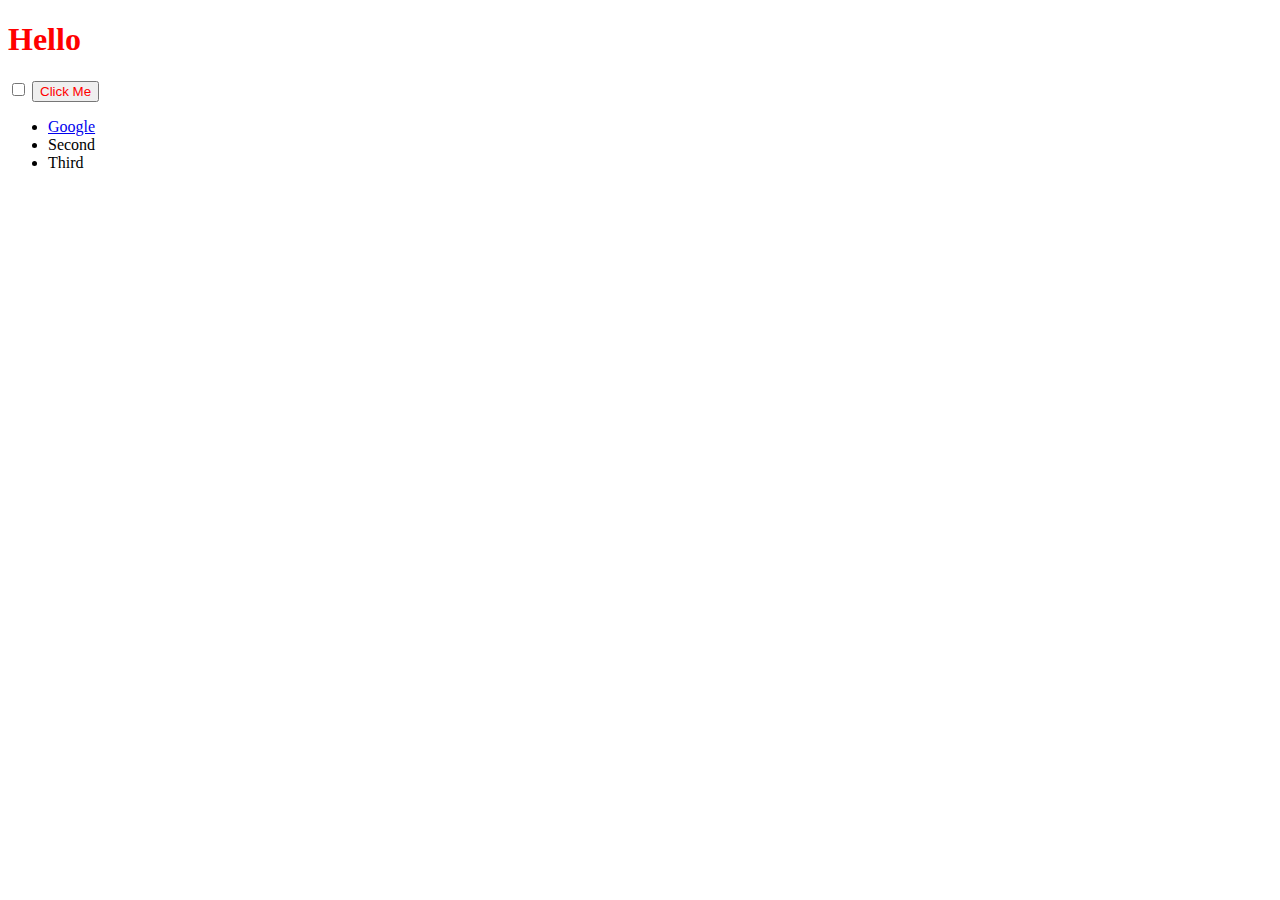
<file: 12. DOM Challenge Starting Files/index.html>
<!DOCTYPE html>
<html lang="en" dir="ltr">
  <head>
    <meta charset="utf-8">
    <title>My Website</title>
    <link rel="stylesheet" href="styles.css">

  </head>
  <body>

    <h1>Hello</h1>

    <input type="checkbox">

    <button style="color:red;">Click Me</button>

    <ul>
      <li class="list">
        <a href="https://www.google.com">Google</a>
      </li>
      <li class="list">Second</li>
      <li class="list">Third</li>
    </ul>

   <!-- console /  document.querySelector("ul").lastElementChild.innerHTML = "Leanjhon"; -->

  </body>

</html>
</file>
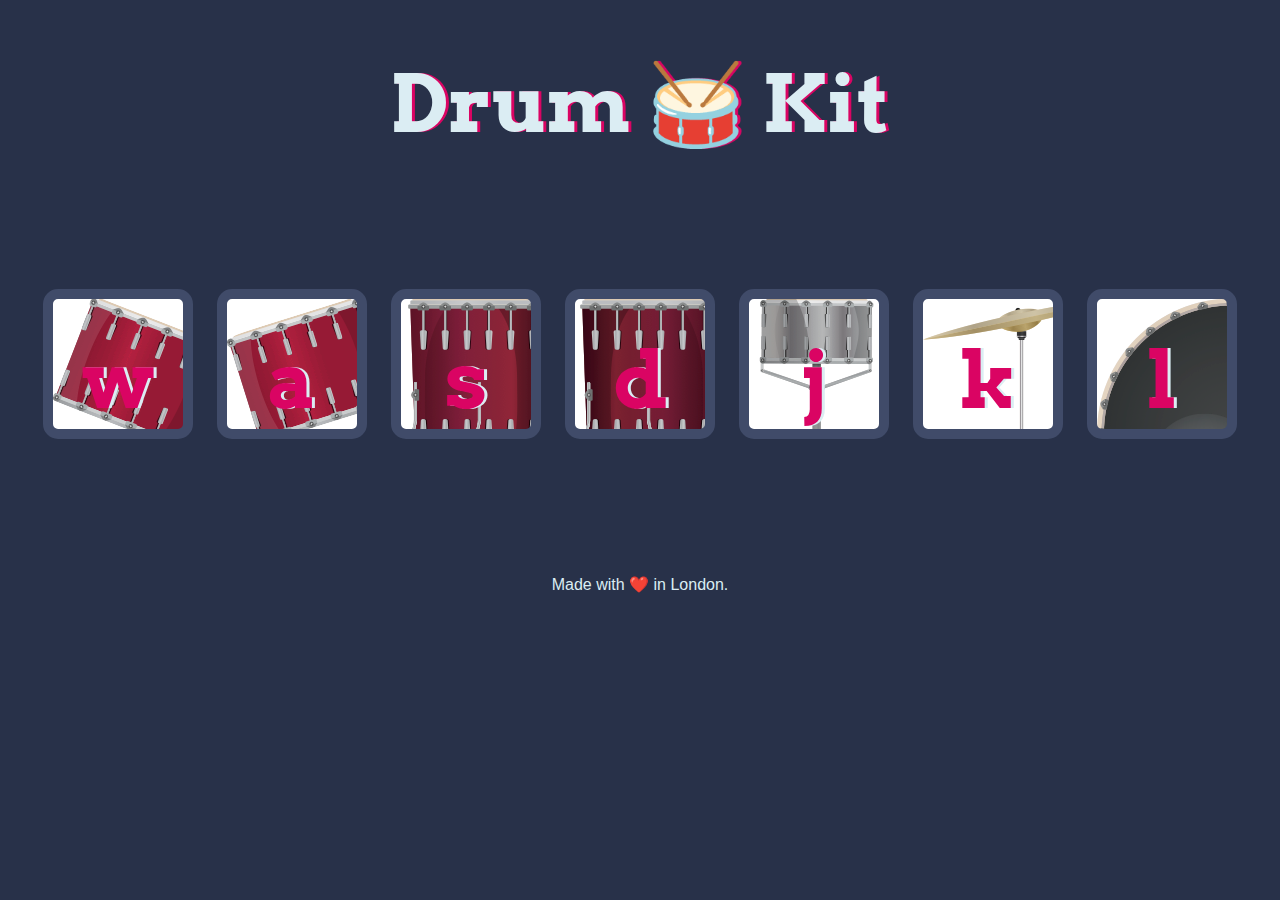
<file: 14. Drum Kit Starting Files/index.html>
<!DOCTYPE html>
<html lang="en" dir="ltr">
  <head>
    <meta charset="utf-8" />
    <title>Drum Kit</title>
    <link rel="stylesheet" href="styles.css" />
    <link
      href="https://fonts.googleapis.com/css?family=Arvo"
      rel="stylesheet"
    />
  </head>

  <body>
    <h1 id="title">Drum 🥁 Kit</h1>
    <div class="set">
      <button class="w drum">w</button>
      <button class="a drum">a</button>
      <button class="s drum">s</button>
      <button class="d drum">d</button>
      <button class="j drum">j</button>
      <button class="k drum">k</button>
      <button class="l drum">l</button>
    </div>

    <footer>Made with ❤️ in London.</footer>

    <script src="index.js"></script>
  </body>
</html>
</file>
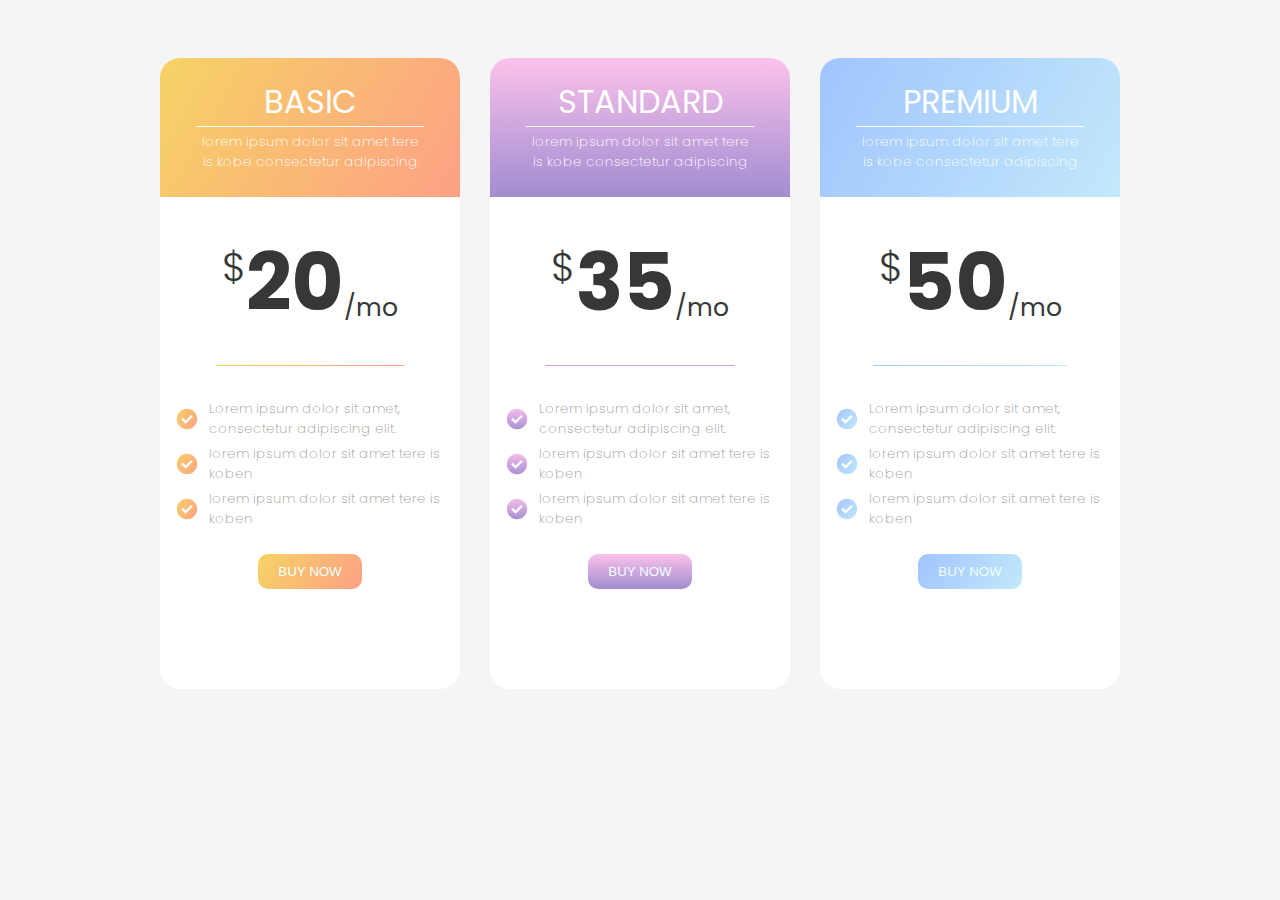
<file: 9.5 Practice-flexbox/index.html>
<!DOCTYPE html>
<html lang="en">
  <head>
    <meta charset="UTF-8" />
    <meta name="viewport" content="width=device-width, initial-scale=1.0" />
    <title>Document</title>
    <link rel="stylesheet" href="./style.css" />
    <link rel="preconnect" href="https://fonts.googleapis.com" />
    <link rel="preconnect" href="https://fonts.gstatic.com" crossorigin />
    <link
      href="https://fonts.googleapis.com/css2?family=Poppins:ital,wght@0,100;0,200;0,300;0,400;0,500;0,600;0,700;0,800;0,900;1,100;1,200;1,300;1,400;1,500;1,600;1,700;1,800;1,900&display=swap"
      rel="stylesheet"
    />
    <link
      rel="stylesheet"
      href="https://fonts.googleapis.com/css2?family=Material+Symbols+Outlined:opsz,wght,FILL,GRAD@20..48,100..700,0..1,-50..200&icon_names=check_circle"
    />
  </head>
  <body>
    <div class="container-modal one">
      <div class="header-title" id="basic">
        <h1 class="h1-header">BASIC</h1>
        <hr class="hr-header" />
        <p class="p-header">
          lorem ipsum dolor sit amet tere is kobe consectetur adipiscing
        </p>
      </div>
      <div class="body-price">
        <h1 class="h1-price">
          <span class="span-price-1">$</span>20<span class="span-price-2"
            >/mo</span
          >
        </h1>
        <hr class="hr-price" id="basic" />
      </div>
      <div class="text-content">
        <li>
          <span class="material-symbols-outlined" id="basic">
            check_circle
          </span>
          <p>Lorem ipsum dolor sit amet, consectetur adipiscing elit.</p>
        </li>
        <li>
          <span class="material-symbols-outlined" id="basic">
            check_circle
          </span>
          <p>lorem ipsum dolor sit amet tere is koben</p>
        </li>
        <li>
          <span class="material-symbols-outlined" id="basic">
            check_circle
          </span>
          <p>lorem ipsum dolor sit amet tere is koben</p>
        </li>
      </div>
      <button class="button" id="basic" id="basic">BUY NOW</button>
    </div>

    <div class="container-modal two">
      <div class="header-title" id="standard">
        <h1 class="h1-header">STANDARD</h1>
        <hr class="hr-header" />
        <p class="p-header">
          lorem ipsum dolor sit amet tere is kobe consectetur adipiscing
        </p>
      </div>
      <div class="body-price">
        <h1 class="h1-price">
          <span class="span-price-1">$</span>35<span class="span-price-2"
            >/mo</span
          >
        </h1>
        <hr class="hr-price" id="standard" />
      </div>
      <div class="text-content">
        <li>
          <span class="material-symbols-outlined" id="standard">
            check_circle
          </span>
          <p>Lorem ipsum dolor sit amet, consectetur adipiscing elit.</p>
        </li>
        <li>
          <span class="material-symbols-outlined" id="standard">
            check_circle
          </span>
          <p>lorem ipsum dolor sit amet tere is koben</p>
        </li>
        <li>
          <span class="material-symbols-outlined" id="standard">
            check_circle
          </span>
          <p>lorem ipsum dolor sit amet tere is koben</p>
        </li>
      </div>
      <button class="button" id="standard">BUY NOW</button>
    </div>

    <div class="container-modal three">
      <div class="header-title" id="premium">
        <h1 class="h1-header">PREMIUM</h1>
        <hr class="hr-header" />
        <p class="p-header">
          lorem ipsum dolor sit amet tere is kobe consectetur adipiscing
        </p>
      </div>
      <div class="body-price">
        <h1 class="h1-price">
          <span class="span-price-1">$</span>50<span class="span-price-2"
            >/mo</span
          >
        </h1>
        <hr class="hr-price" id="premium" />
      </div>
      <div class="text-content">
        <li>
          <span class="material-symbols-outlined" id="premium">
            check_circle
          </span>
          <p>Lorem ipsum dolor sit amet, consectetur adipiscing elit.</p>
        </li>
        <li>
          <span class="material-symbols-outlined" id="premium">
            check_circle
          </span>
          <p>lorem ipsum dolor sit amet tere is koben</p>
        </li>
        <li>
          <span class="material-symbols-outlined" id="premium">
            check_circle
          </span>
          <p>lorem ipsum dolor sit amet tere is koben</p>
        </li>
      </div>
      <button class="button" id="premium">BUY NOW</button>
    </div>
  </body>
</html>
</file>
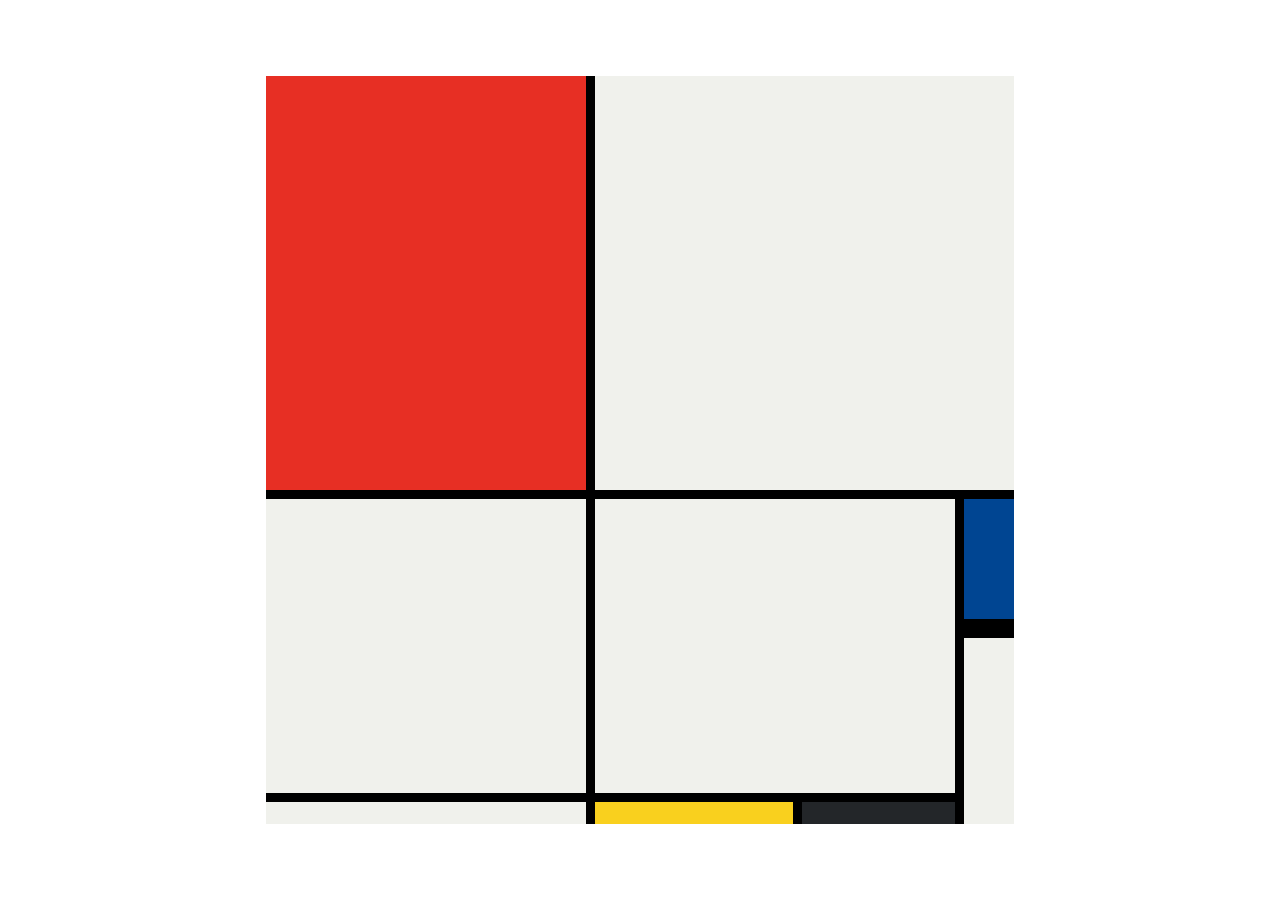
<file: 10.3 Mondrian Project/solution.html>
<!DOCTYPE html>
<html lang="en">

<head>
  <meta charset="UTF-8">
  <meta name="viewport" content="width=device-width, initial-scale=1.0">
  <title>Mondrian Project</title>
  <style>
    /* 
    Write your CSS here 
    Line Colour: #000
    White: #F0F1EC
    Red: #E72F24
    Black: #232629
    Blue: #004592
    Yellow: #F9D01E
    */
    body {
      display: flex;
      justify-content: center;
      align-items: center;
      height: 100vh;
      margin: 0;
      padding: 0;
    }

    .container {
      height: 748px;
      width: 748px;
      display: grid;
      background-color: #000;
      grid-template-columns: 320px 198px 153px 50px;
      grid-template-rows: 414px 130px 155px 22px;
      gap: 9px;
    }

    .item {
      background-color: #F0F1EC;
    }

    .red {
      background-color: #E72F24;
    }

    .white1 {
      grid-column: span 3;
    }

    .white2 {
      grid-row: span 2;
    }

    .white3 {
      grid-area: 2 / 2 / 4 /4
    }

    .blue {
      background-color: #004592;
      border-bottom: 10px solid #000;
    }

    .white4 {
      grid-row: span 2;
    }

    .yellow {
      background-color: #F9D01E;
    }

    .black {
      background-color: #232629;
    }
  </style>
</head>

<body>
  <!-- Write your HTML here -->

  <div class="container">
    <div class="item red"></div>
    <div class="item white1"></div>
    <div class="item white2"></div>
    <div class="item white3"></div>

    <div class="item blue"></div>
    <div class="item white4"></div>

    <div class="item"></div>
    <div class="item yellow"></div>
    <div class="item black"></div>
  </div>
</body>

</html>
</file>
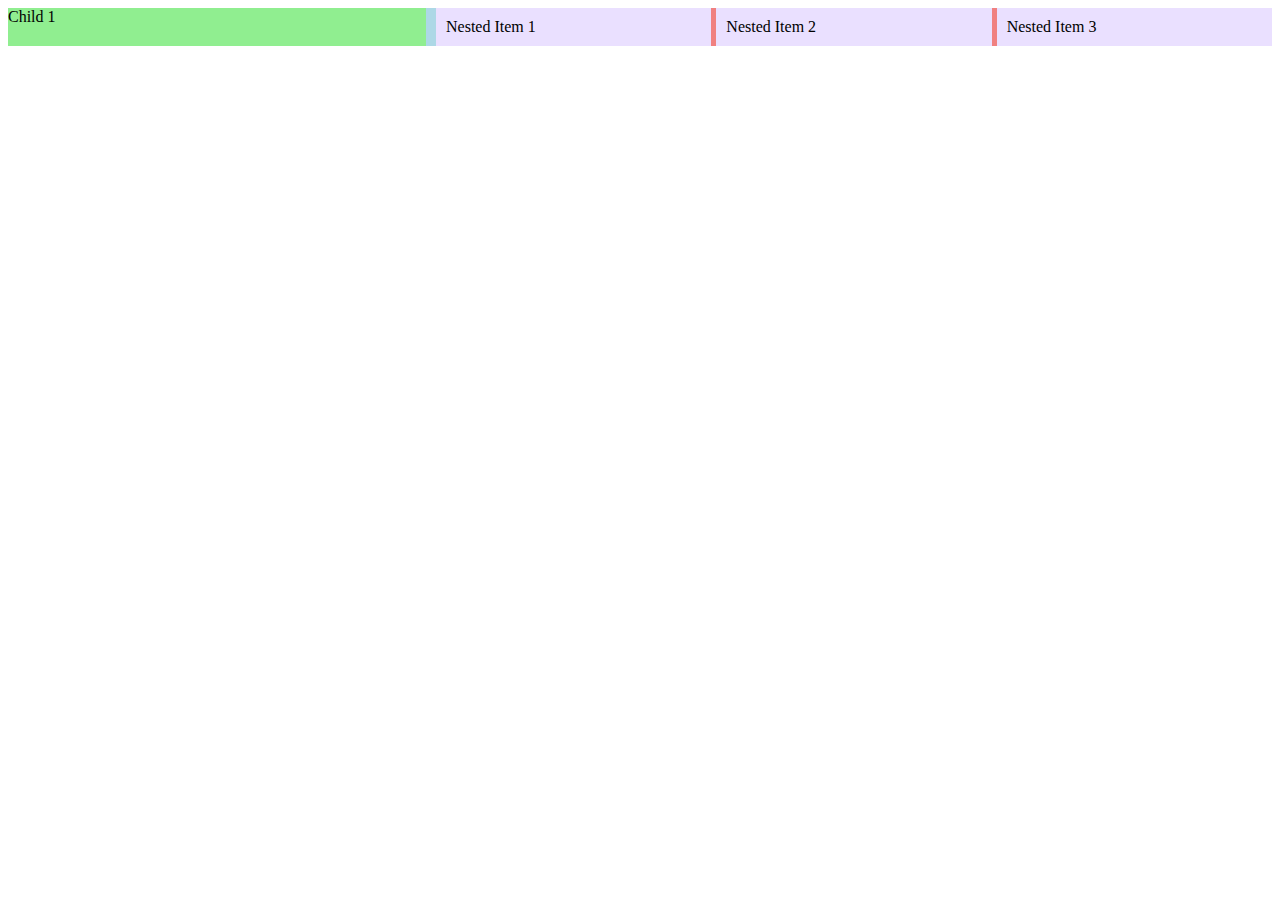
<file: 10.4 Practice-Grid/sample.html>
<!DOCTYPE html>
<html lang="en">
  <head>
    <meta charset="UTF-8" />
    <meta name="viewport" content="width=device-width, initial-scale=1.0" />
    <title>Document</title>
    <style>
      /* Parent grid */
      .parent-grid {
        display: grid;
        grid-template-columns: 1fr 2fr; /* Two columns */
        gap: 10px;
        background-color: lightblue;
      }

      /* Normal child */
      .child1 {
        background-color: lightgreen;
      }

      /* Nested grid (child which is also a grid) */
      .nested-grid {
        display: grid;
        grid-template-columns: repeat(
          3,
          1fr
        ); /* Three columns inside the child */
        gap: 5px;
        background-color: lightcoral;
      }

      .nested-grid > div {
        background-color: rgb(234, 224, 255);
        padding: 10px;
      }
    </style>
  </head>
  <body>
    <div class="parent-grid">
      <div class="child1">Child 1</div>
      <div class="nested-grid">
        <div class="nested-item1">Nested Item 1</div>
        <div class="nested-item2">Nested Item 2</div>
        <div class="nested-item3">Nested Item 3</div>
      </div>
    </div>
  </body>
</html>
</file>
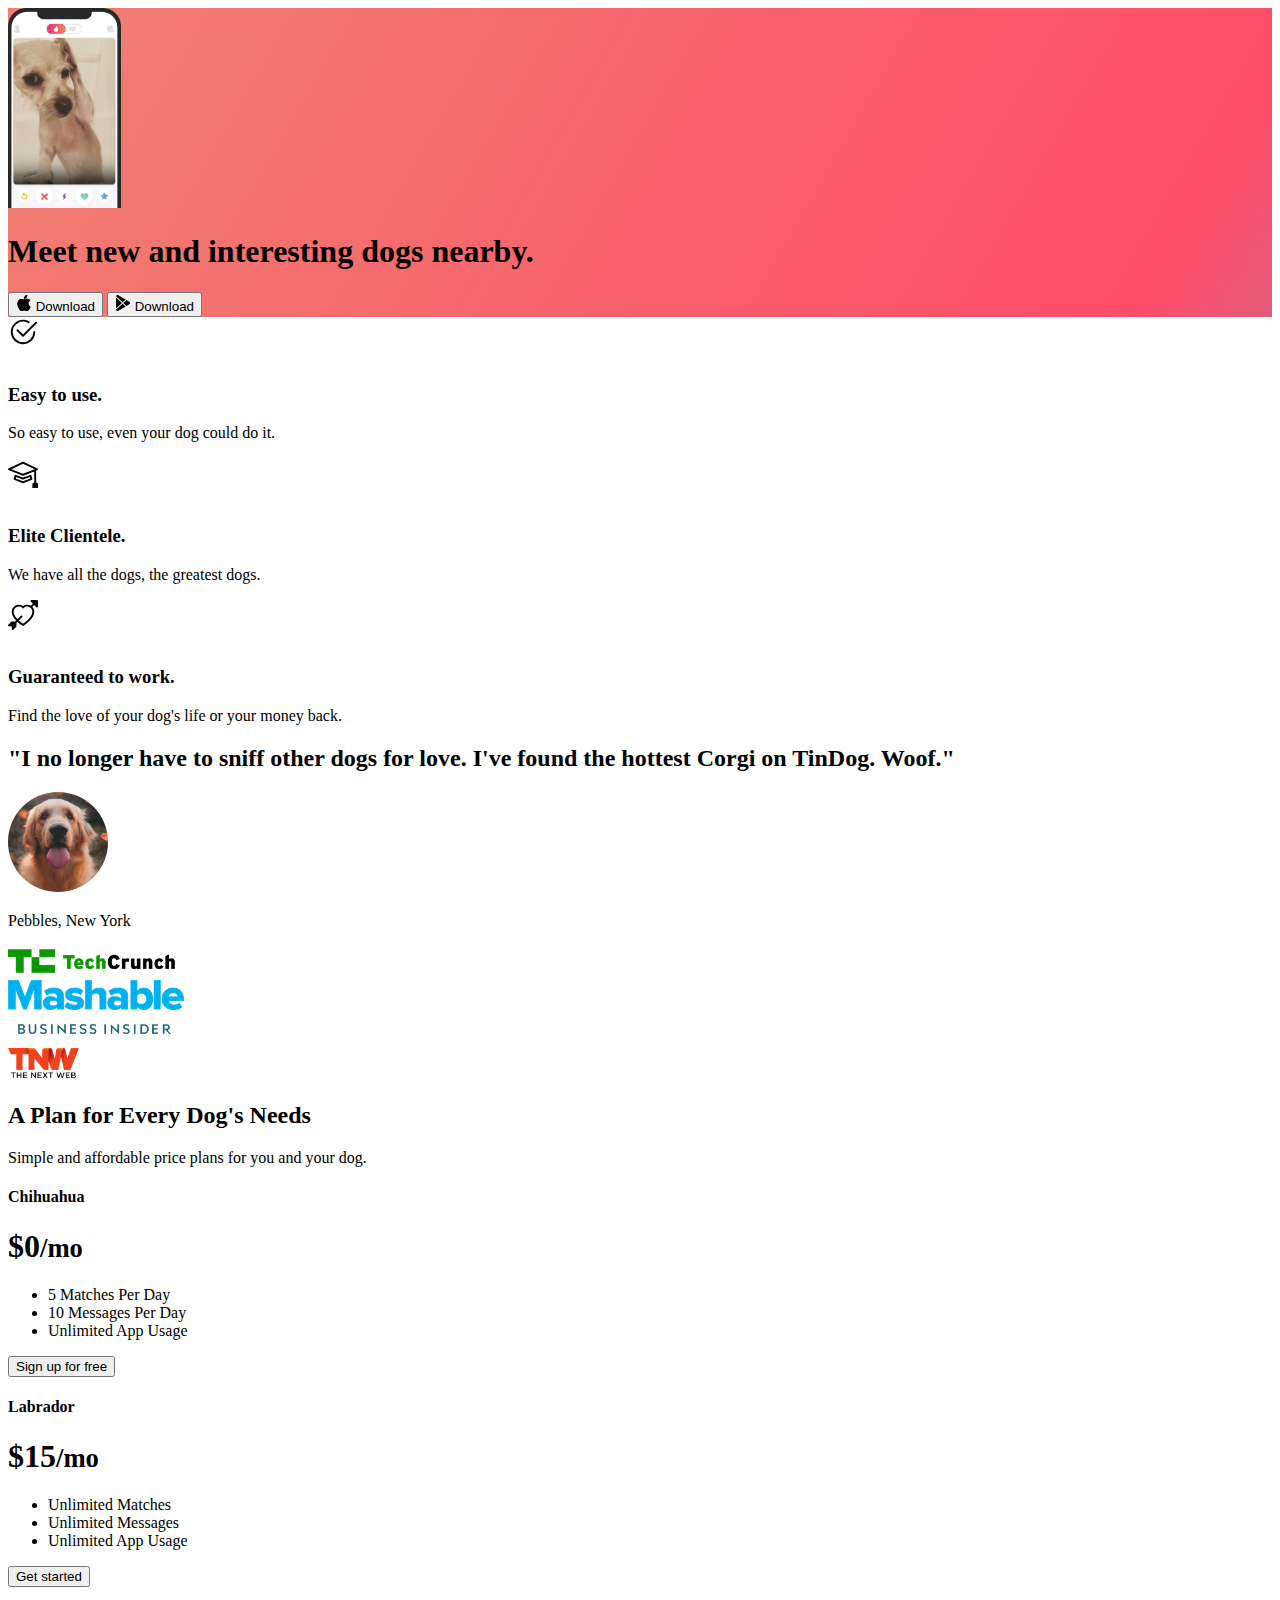
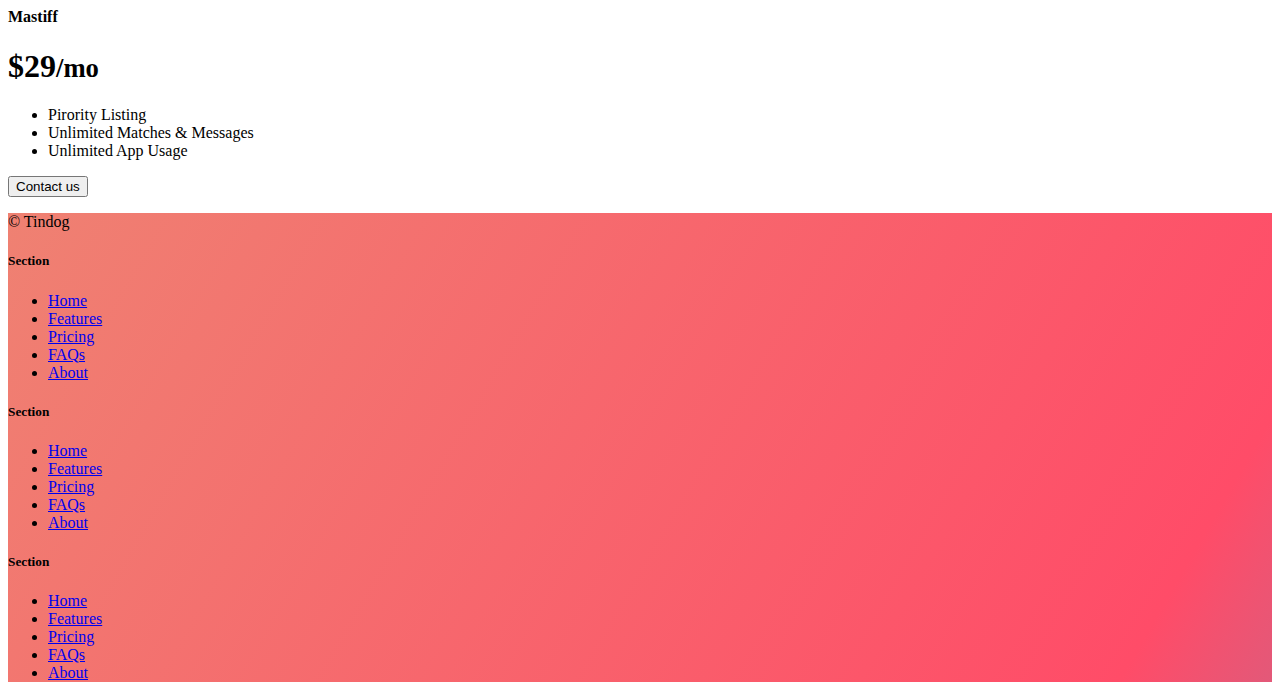
<file: 11.3 TinDog Project/solution.html>
<!DOCTYPE html>
<html lang="en">

<head>
  <meta charset="UTF-8">
  <meta name="viewport" content="width=device-width, initial-scale=1.0">
  <title>TinDog</title>
  <link href="https://cdn.jsdelivr.net/npm/bootstrap@5.3.0-alpha3/dist/css/bootstrap.min.css" rel="stylesheet"
    integrity="sha384-KK94CHFLLe+nY2dmCWGMq91rCGa5gtU4mk92HdvYe+M/SXH301p5ILy+dN9+nJOZ" crossorigin="anonymous">
  <link rel="stylesheet" href="./css/solution.css">
</head>

<body>


  <!-- Title -->
  <section id="title" class="gradient-background">

    <div class="container col-xxl-8 px-4 pt-5">
      <div class="row flex-lg-row-reverse align-items-center g-5 pt-5">
        <div class="col-10 col-sm-8 col-lg-6">
          <img src="./images/iphone.png" class="d-block mx-lg-auto img-fluid" alt="Bootstrap Themes" height="200"
            loading="lazy">
        </div>
        <div class="col-lg-6">
          <h1 class="display-5 fw-bold text-body-emphasis lh-1 mb-3">Meet new and interesting dogs nearby.</h1>

          <div class="d-grid gap-2 d-md-flex justify-content-md-start">
            <button type="button" class="btn btn-light btn-lg px-4 me-md-2"><svg xmlns="http://www.w3.org/2000/svg"
                width="16" height="16" fill="currentColor" class="bi bi-apple mb-1" viewBox="0 0 16 16">
                <path
                  d="M11.182.008C11.148-.03 9.923.023 8.857 1.18c-1.066 1.156-.902 2.482-.878 2.516.024.034 1.52.087 2.475-1.258.955-1.345.762-2.391.728-2.43Zm3.314 11.733c-.048-.096-2.325-1.234-2.113-3.422.212-2.189 1.675-2.789 1.698-2.854.023-.065-.597-.79-1.254-1.157a3.692 3.692 0 0 0-1.563-.434c-.108-.003-.483-.095-1.254.116-.508.139-1.653.589-1.968.607-.316.018-1.256-.522-2.267-.665-.647-.125-1.333.131-1.824.328-.49.196-1.422.754-2.074 2.237-.652 1.482-.311 3.83-.067 4.56.244.729.625 1.924 1.273 2.796.576.984 1.34 1.667 1.659 1.899.319.232 1.219.386 1.843.067.502-.308 1.408-.485 1.766-.472.357.013 1.061.154 1.782.539.571.197 1.111.115 1.652-.105.541-.221 1.324-1.059 2.238-2.758.347-.79.505-1.217.473-1.282Z" />
                <path
                  d="M11.182.008C11.148-.03 9.923.023 8.857 1.18c-1.066 1.156-.902 2.482-.878 2.516.024.034 1.52.087 2.475-1.258.955-1.345.762-2.391.728-2.43Zm3.314 11.733c-.048-.096-2.325-1.234-2.113-3.422.212-2.189 1.675-2.789 1.698-2.854.023-.065-.597-.79-1.254-1.157a3.692 3.692 0 0 0-1.563-.434c-.108-.003-.483-.095-1.254.116-.508.139-1.653.589-1.968.607-.316.018-1.256-.522-2.267-.665-.647-.125-1.333.131-1.824.328-.49.196-1.422.754-2.074 2.237-.652 1.482-.311 3.83-.067 4.56.244.729.625 1.924 1.273 2.796.576.984 1.34 1.667 1.659 1.899.319.232 1.219.386 1.843.067.502-.308 1.408-.485 1.766-.472.357.013 1.061.154 1.782.539.571.197 1.111.115 1.652-.105.541-.221 1.324-1.059 2.238-2.758.347-.79.505-1.217.473-1.282Z" />
              </svg> Download</button>
            <button type="button" class="btn btn-outline-light btn-lg px-4"><svg xmlns="http://www.w3.org/2000/svg"
                width="16" height="16" fill="currentColor" class="bi bi-google-play mb-1" viewBox="0 0 16 16">
                <path
                  d="M14.222 9.374c1.037-.61 1.037-2.137 0-2.748L11.528 5.04 8.32 8l3.207 2.96 2.694-1.586Zm-3.595 2.116L7.583 8.68 1.03 14.73c.201 1.029 1.36 1.61 2.303 1.055l7.294-4.295ZM1 13.396V2.603L6.846 8 1 13.396ZM1.03 1.27l6.553 6.05 3.044-2.81L3.333.215C2.39-.341 1.231.24 1.03 1.27Z" />
              </svg> Download</button>
          </div>
        </div>
      </div>
    </div>
  </section>
  <!-- Features -->
  <section id="features">
    <div class="container mt-5">
      <div class="row g-4 py-5 row-cols-1 row-cols-lg-3">
        <div class="col d-flex align-items-start">
          <div
            class="icon-square text-body-emphasis bg-body-secondary d-inline-flex align-items-center justify-content-center fs-4 flex-shrink-0 me-3">
            <svg xmlns="http://www.w3.org/2000/svg" height="30" fill="currentColor" class="bi bi-check2-circle"
              viewBox="0 0 16 16">
              <path
                d="M2.5 8a5.5 5.5 0 0 1 8.25-4.764.5.5 0 0 0 .5-.866A6.5 6.5 0 1 0 14.5 8a.5.5 0 0 0-1 0 5.5 5.5 0 1 1-11 0z" />
              <path
                d="M15.354 3.354a.5.5 0 0 0-.708-.708L8 9.293 5.354 6.646a.5.5 0 1 0-.708.708l3 3a.5.5 0 0 0 .708 0l7-7z" />
            </svg>
          </div>
          <div>
            <h3 class="fs-2">Easy to use.</h3>
            <p>So easy to use, even your dog could do it.</p>

          </div>
        </div>
        <div class="col d-flex align-items-start">
          <div
            class="icon-square text-body-emphasis bg-body-secondary d-inline-flex align-items-center justify-content-center fs-4 flex-shrink-0 me-3">
            <svg xmlns="http://www.w3.org/2000/svg" height="30" fill="currentColor" class="bi bi-mortarboard"
              viewBox="0 0 16 16">
              <path
                d="M8.211 2.047a.5.5 0 0 0-.422 0l-7.5 3.5a.5.5 0 0 0 .025.917l7.5 3a.5.5 0 0 0 .372 0L14 7.14V13a1 1 0 0 0-1 1v2h3v-2a1 1 0 0 0-1-1V6.739l.686-.275a.5.5 0 0 0 .025-.917l-7.5-3.5ZM8 8.46 1.758 5.965 8 3.052l6.242 2.913L8 8.46Z" />
              <path
                d="M4.176 9.032a.5.5 0 0 0-.656.327l-.5 1.7a.5.5 0 0 0 .294.605l4.5 1.8a.5.5 0 0 0 .372 0l4.5-1.8a.5.5 0 0 0 .294-.605l-.5-1.7a.5.5 0 0 0-.656-.327L8 10.466 4.176 9.032Zm-.068 1.873.22-.748 3.496 1.311a.5.5 0 0 0 .352 0l3.496-1.311.22.748L8 12.46l-3.892-1.556Z" />
            </svg>
          </div>
          <div>
            <h3 class="fs-2">Elite Clientele.</h3>
            <p>We have all the dogs, the greatest dogs.</p>

          </div>
        </div>
        <div class="col d-flex align-items-start">
          <div
            class="icon-square text-body-emphasis bg-body-secondary d-inline-flex align-items-center justify-content-center fs-4 flex-shrink-0 me-3">
            <svg xmlns="http://www.w3.org/2000/svg" height="30" fill="currentColor" class="bi bi-arrow-through-heart"
              viewBox="0 0 16 16">
              <path fill-rule="evenodd"
                d="M2.854 15.854A.5.5 0 0 1 2 15.5V14H.5a.5.5 0 0 1-.354-.854l1.5-1.5A.5.5 0 0 1 2 11.5h1.793l.53-.53c-.771-.802-1.328-1.58-1.704-2.32-.798-1.575-.775-2.996-.213-4.092C3.426 2.565 6.18 1.809 8 3.233c1.25-.98 2.944-.928 4.212-.152L13.292 2 12.147.854A.5.5 0 0 1 12.5 0h3a.5.5 0 0 1 .5.5v3a.5.5 0 0 1-.854.354L14 2.707l-1.006 1.006c.236.248.44.531.6.845.562 1.096.585 2.517-.213 4.092-.793 1.563-2.395 3.288-5.105 5.08L8 13.912l-.276-.182a21.86 21.86 0 0 1-2.685-2.062l-.539.54V14a.5.5 0 0 1-.146.354l-1.5 1.5Zm2.893-4.894A20.419 20.419 0 0 0 8 12.71c2.456-1.666 3.827-3.207 4.489-4.512.679-1.34.607-2.42.215-3.185-.817-1.595-3.087-2.054-4.346-.761L8 4.62l-.358-.368c-1.259-1.293-3.53-.834-4.346.761-.392.766-.464 1.845.215 3.185.323.636.815 1.33 1.519 2.065l1.866-1.867a.5.5 0 1 1 .708.708L5.747 10.96Z" />
            </svg>
          </div>
          <div>
            <h3 class="fs-2">Guaranteed to work.</h3>
            <p>Find the love of your dog's life or your money back.</p>

          </div>
        </div>
      </div>
    </div>
  </section>
  <!-- Testimonial -->
  <section id="testimonial">
    <div class="my-5">
      <div class="p-5 text-center bg-body-tertiary">
        <div class="container py-5">
          <h2 class="text-body-emphasis">"I no longer have to sniff other dogs for love. I've found the hottest Corgi on
            TinDog. Woof."</h2>
          <img class="profile-img mt-5" src="./images/dog-img.jpg" alt="dog image">
          <p class="col-lg-8 mx-auto lead mt-2">
            Pebbles, New York
          </p>
        </div>

        <div class="container">
          <div class="row">
            <div class="col-lg-3 col-sm-12">
              <img src="./images/techcrunch.png" alt="techcrunch" height="30">
            </div>
            <div class="col-lg-3 col-sm-12">
              <img src="./images/mashable.png" alt="mashable" height="30">
            </div>
            <div class="col-lg-3 col-sm-12">
              <img src="./images/bizinsider.png" alt="bizinsider" height="30">
            </div>
            <div class="col-lg-3 col-sm-12">
              <img src="./images/tnw.png" alt="tnw" height="30">
            </div>
          </div>
        </div>
      </div>
    </div>
  </section>
  <!-- Pricing -->
  <section id="pricing">
    <div class="container">
      <div class="pricing-header p-3 pb-md-4 mx-auto text-center">
        <h2 class="display-4 fw-normal">A Plan for Every Dog's Needs</h2>
        <p class="fs-5 text-body-secondary">Simple and affordable price plans for you and your dog.
      </div>
      <div class="row row-cols-1 row-cols-md-3 mb-3 text-center">
        <div class="col">
          <div class="card mb-4 rounded-3 shadow-sm">
            <div class="card-header py-3">
              <h4 class="my-0 fw-normal">Chihuahua</h4>
            </div>
            <div class="card-body">
              <h1 class="card-title pricing-card-title">$0<small class="text-body-secondary fw-light">/mo</small></h1>
              <ul class="list-unstyled mt-3 mb-4">
                <li>5 Matches Per Day</li>
                <li>10 Messages Per Day</li>
                <li>Unlimited App Usage</li>
              </ul>
              <button type="button" class="w-100 btn btn-lg btn-outline-dark">Sign up for free</button>
            </div>
          </div>
        </div>
        <div class="col">
          <div class="card mb-4 rounded-3 shadow-sm">
            <div class="card-header py-3">
              <h4 class="my-0 fw-normal">Labrador</h4>
            </div>
            <div class="card-body">
              <h1 class="card-title pricing-card-title">$15<small class="text-body-secondary fw-light">/mo</small></h1>
              <ul class="list-unstyled mt-3 mb-4">
                <li>Unlimited Matches</li>
                <li>Unlimited Messages</li>
                <li>Unlimited App Usage</li>
              </ul>
              <button type="button" class="w-100 btn btn-lg btn-dark">Get started</button>
            </div>
          </div>
        </div>
        <div class="col">
          <div class="card mb-4 rounded-3 shadow-sm border-dark">
            <div class="card-header py-3 text-bg-dark border-dark">
              <h4 class="my-0 fw-normal">Mastiff</h4>
            </div>
            <div class="card-body">
              <h1 class="card-title pricing-card-title">$29<small class="text-body-secondary fw-light">/mo</small></h1>
              <ul class="list-unstyled mt-3 mb-4">
                <li>Pirority Listing</li>
                <li>Unlimited Matches & Messages</li>
                <li>Unlimited App Usage</li>
              </ul>
              <button type="button" class="w-100 btn btn-lg btn-dark">Contact us</button>
            </div>
          </div>
        </div>
      </div>
    </div>
  </section>
  <!-- Footer -->
  <section id="contact" class="gradient-background">
    <div class="container ">
      <footer class="row row-cols-1 row-cols-sm-2 row-cols-md-5 py-5 mt-5 border-top">
        <div class="col mb-3">

          <p class="text-body-secondary">© Tindog</p>
        </div>

        <div class="col mb-3">

        </div>

        <div class="col mb-3">
          <h5>Section</h5>
          <ul class="nav flex-column">
            <li class="nav-item mb-2"><a href="#" class="nav-link p-0 text-body-secondary">Home</a></li>
            <li class="nav-item mb-2"><a href="#" class="nav-link p-0 text-body-secondary">Features</a></li>
            <li class="nav-item mb-2"><a href="#" class="nav-link p-0 text-body-secondary">Pricing</a></li>
            <li class="nav-item mb-2"><a href="#" class="nav-link p-0 text-body-secondary">FAQs</a></li>
            <li class="nav-item mb-2"><a href="#" class="nav-link p-0 text-body-secondary">About</a></li>
          </ul>
        </div>

        <div class="col mb-3">
          <h5>Section</h5>
          <ul class="nav flex-column">
            <li class="nav-item mb-2"><a href="#" class="nav-link p-0 text-body-secondary">Home</a></li>
            <li class="nav-item mb-2"><a href="#" class="nav-link p-0 text-body-secondary">Features</a></li>
            <li class="nav-item mb-2"><a href="#" class="nav-link p-0 text-body-secondary">Pricing</a></li>
            <li class="nav-item mb-2"><a href="#" class="nav-link p-0 text-body-secondary">FAQs</a></li>
            <li class="nav-item mb-2"><a href="#" class="nav-link p-0 text-body-secondary">About</a></li>
          </ul>
        </div>

        <div class="col mb-3">
          <h5>Section</h5>
          <ul class="nav flex-column">
            <li class="nav-item mb-2"><a href="#" class="nav-link p-0 text-body-secondary">Home</a></li>
            <li class="nav-item mb-2"><a href="#" class="nav-link p-0 text-body-secondary">Features</a></li>
            <li class="nav-item mb-2"><a href="#" class="nav-link p-0 text-body-secondary">Pricing</a></li>
            <li class="nav-item mb-2"><a href="#" class="nav-link p-0 text-body-secondary">FAQs</a></li>
            <li class="nav-item mb-2"><a href="#" class="nav-link p-0 text-body-secondary">About</a></li>
          </ul>
        </div>
      </footer>
    </div>
  </section>
</body>

</html>
</file>
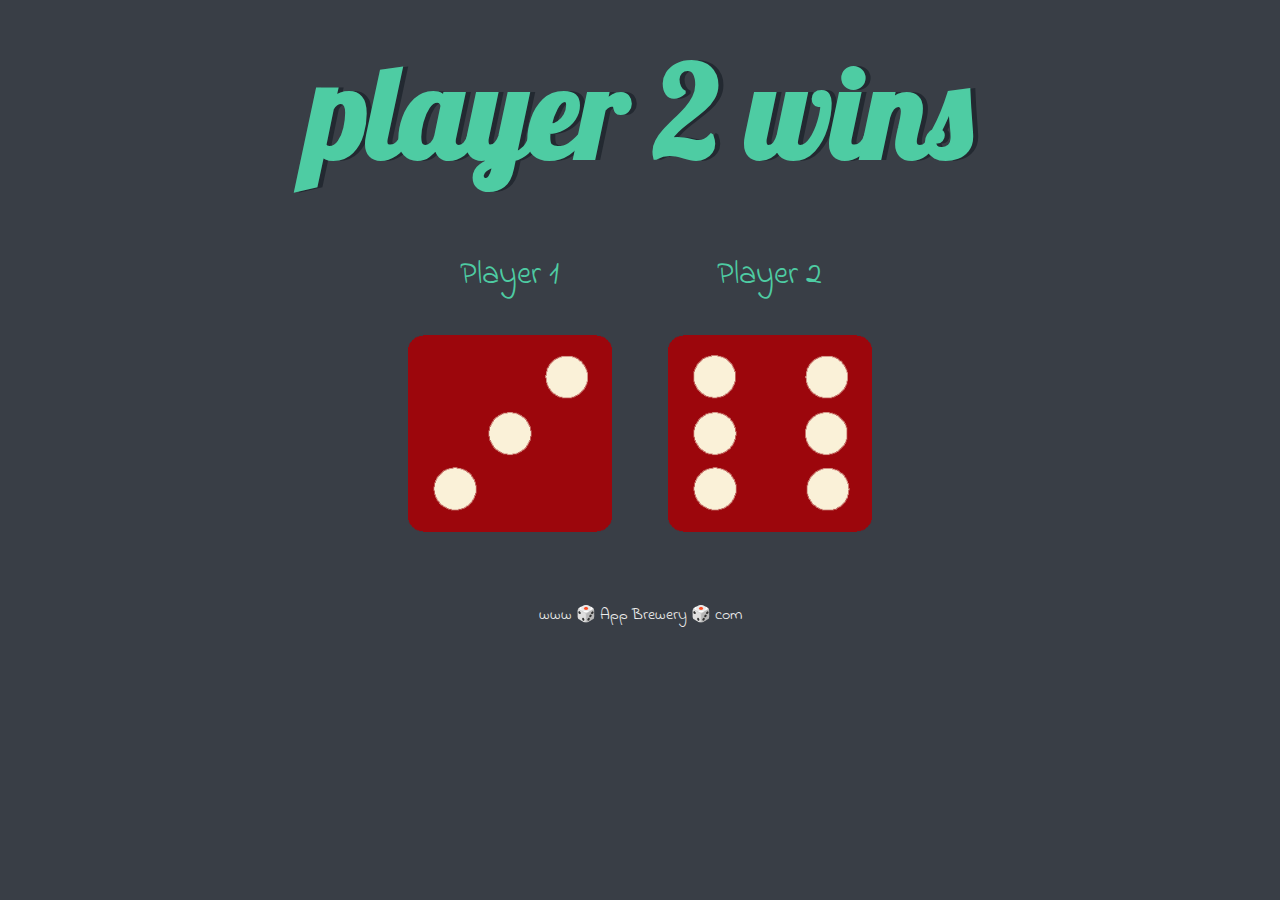
<file: 13. Dicee+Challenge+-+Starting+Files/dicee.html>
<!DOCTYPE html>
<html lang="en" dir="ltr">
  <head>
    <meta charset="utf-8" />
    <title>Dicee</title>
    <link rel="stylesheet" href="styles.css" />
    <link
      href="https://fonts.googleapis.com/css?family=Indie+Flower|Lobster"
      rel="stylesheet"
    />
  </head>
  <body>
    <div class="container">
      <h1>Refresh Me</h1>

      <div class="dice">
        <p>Player 1</p>
        <img class="img1" src="./images/dice6.png" />
      </div>

      <div class="dice">
        <p>Player 2</p>
        <img id="randomNumber1" class="img2" src="./images/dice6.png" />
      </div>
    </div>

    <footer>www 🎲 App Brewery 🎲 com</footer>
    <script src="index.js"></script>
  </body>
</html>
</file>
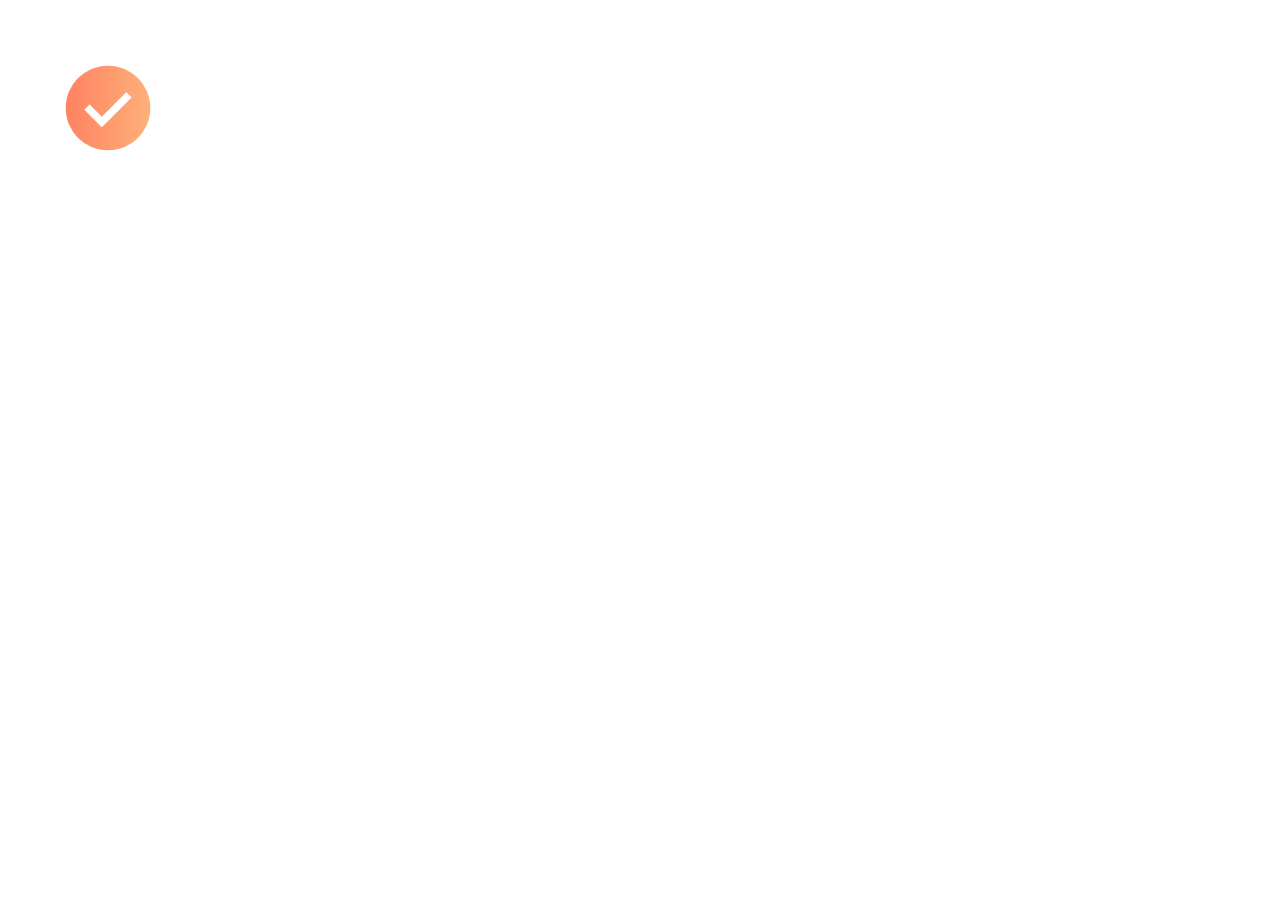
<file: 9.5 Practice-flexbox/test.html>
<!DOCTYPE html>
<html lang="en">
  <head>
    <meta charset="UTF-8" />
    <meta name="viewport" content="width=device-width, initial-scale=1.0" />
    <link
      href="https://fonts.googleapis.com/css2?family=Material+Symbols+Outlined"
      rel="stylesheet"
    />
    <style>
      .icon-container {
        width: 200px;
        height: 200px;
        display: flex;
        justify-content: center;
        align-items: center;
      }

      .material-symbols-outlined {
        font-variation-settings: "FILL" 1, "wght" 500, "GRAD" 1, "opsz" 48;
        font-size: 100px;
        color: transparent; /* Make the icon color transparent */
        background: linear-gradient(to right, #ff7e5f, #feb47b); /* Gradient */
        -webkit-background-clip: text; /* Clip the gradient to the text */
        background-clip: text; /* Clip the gradient to the text */
      }
    </style>
    <title>Material Symbols with Gradient Fill</title>
  </head>
  <body>
    <div class="icon-container">
      <span class="material-symbols-outlined"> check_circle </span>
    </div>
  </body>
</html>
</file>
<file: style.css>
@import url('https://fonts.googleapis.com/css2?family=Montserrat:ital,wght@0,100..900;1,100..900&family=Poppins:ital,wght@0,100;0,200;0,300;0,400;0,500;0,600;0,700;0,800;0,900;1,100;1,200;1,300;1,400;1,500;1,600;1,700;1,800;1,900&display=swap');

.color-lightRed {
    background: #F0947C;

}
.color-lightBlue {
    background: #7BBDF1;
}
.color-lightPurple {
    background: #B880FF;
 }
 .color-lightIndigo {
    background: #719BFF;
}


* {
    padding: 0%;
    margin: 0%;
}
body {
    background: var(--Primary, #F7F7F7);
}

main {
    display: flex;
    padding: 1rem;
    flex-direction: column;
    gap: 2.5rem;
}
.main-center-col {
    display: inline-flex;
    align-items: center;
    justify-content: center;

}

.label-m-medium, .nav-links, li, a, h1, h2, h3, p {
    color: var(--Gray-contrast-1, #4E4E4E);
    /* Montserrat/Label/Mobile/Medium */
    font-family: "Montserrat", sans-serif;
    font-size: 0.75rem;
    font-style: normal;
    font-weight: 500;
    line-height: normal;
    text-decoration: none;
    list-style: none;
}

h3 {
    font-size: 1.25rem;
    font-style: normal;
    font-weight: 700;
    line-height: normal;
}
p {
    font-size: 0.875rem;
    font-style: normal;
    font-weight: 400;
    line-height: normal;
}
.bttn-fill {
    display: flex;
    flex-direction: column;
    justify-content: center;
    align-items: center;
    border-radius: 10.25rem;
    background: var(--Gray-contrast-3, #1A1A1A);
    color: var(--Gray-contrast-1, #ffffff);
    border: 0;
    cursor: pointer;
}
.bttn-fill:hover {
    background: var(--Gray-contrast-3, #6d6d6d);
    color: var(--Gray-contrast-1, #F6F6F6);
    transition: all 0.3s ease 0s;
    cursor: pointer;

}
.bttn-small {
    height: 2rem;
    padding: 0 15px;
}
.bttn-regular {
    height: 2.5rem;
    min-width: 7.5rem;
    width: 15rem;
}

.border-section {
    display: flex;
    padding: 2rem;
    flex-direction: column;
    gap: 1rem;

    border-radius: 0.5rem;
    background: #F2F2F2;
}

.logo {
    fill: #313131;

}

/* Navigation bar */
nav {
    display: flex;
    padding: 0.5rem 1rem 0.5rem 1.0625rem;
    justify-content: space-between;
    align-items: center;
    background: var(--Gray-base-1, #FCFCFC);
}
.nav-links {
    display: inline-flex;
    flex-direction: row;
    align-items: center;
    gap:0.625rem;
    transition: all 0.3s ease 0s;
}

.section-nav {
    display: flex;
    gap:1.625rem;
    cursor: pointer;
}

.label-m-medium, .nav-links, li, a:hover { 
    color: var(--Gray-contrast-1, #999999);
}


/* hero section */
.hero-section {
    display: flex;
    flex-direction: column;
    justify-content: end;
}

h1 {
    color: var(--Gray-contrast-3, #1A1A1A);
    text-align: right;
    font-size: 5rem;
    font-style: normal;
    font-weight: 700;
    line-height: 100.104%; /* 5.00519rem */
    align-self: stretch;
}
.font-normal-bold-m {
    font-style: normal;
    font-weight: 700;
}

.container-subheading {
    background: var(--Gray-contrast-3, #1A1A1A);
    Display: flex;
    flex-direction: column;
    padding: 1rem 1.5rem;
    justify-content: end;
    gap: 0.625rem;
    align-self: stretch;
}

.font-normal-300 {
    color: var(--Gray-base-2, #F6F6F6);
    text-align: right;

    /* Montserrat/Heading 1 (H1)/Mobile/Light */
    font-family: Montserrat;
    font-size: 1.5rem;
    font-style: normal;
    font-weight: 200;
    line-height: normal;
}

/* title-section */
.container-center {
    display: flex;
    flex-wrap: wrap;
    justify-content: center;
    /* align-items: flex-start;
    align-content: flex-start; */
    gap: 2.5rem;
    align-self: stretch;
}

.font-heading-normal-500 {
    color: var(--Gray-contrast-1, #4E4E4E);
    text-align: center;

    /* Montserrat/Paragraph/Mobile/Regular */
    font-family: Montserrat;
    font-size: 1.25rem;
    font-style: normal;
    font-weight: 500;
    line-height: normal;
}

.font-caption-normal-400 {
    font-family: Montserrat;
    color: var(--Gray-contrast-1, #a9a9a9);
    font-size: .8rem;
    font-style: normal;
    font-weight: 400;
    line-height: normal;
    text-align: center;
}

.font-italic-extrabold-m {
    /* Montserrat/Qoute/Mobile/ExtraBold Italic */
    font-family: Montserrat;
    font-size: 1rem;
    font-style: italic;
    font-weight: 800;
    line-height: normal;
}
.p-center {
    text-align: center;
}
.carousel-container {
    overflow: hidden;
    border-radius: 10px;
}
  
.carousel {
    display: flex;
    gap: 20px;
    animation: scroll 30s linear infinite;
    width: calc(150px * 12 + 20px * 11);
}
  
.carousel img {
    width: 150px;
    height: auto;
    border-radius: 10px;
}

/* Keyframe animation for continuous scrolling effect */
@keyframes scroll {
    0% {
      transform: translateX(0);
    }
    100% {
        transform: translateX(calc(-150px * 6 - 20px * 6));
    }
  }

/* Portfolio section */
.gap-col {
    gap: 2.5rem;
}
.card-thumbnail, .aCard {
    display: flex;
    min-width: 18rem;
    max-width: 20rem;
    flex-direction: column;
    justify-content: center;
    align-items: flex-start;
    flex: 1 0 0;
    border-radius: 0.25rem;
    background: var(--Gray-base-3, #E6E6E6);
}
.truncate-multi {
    display: -webkit-box; /* Use flex-like layout for webkit browsers */
    -webkit-line-clamp: 3; /* Limit to 3 lines */
    -webkit-box-orient: vertical; /* Set the orientation to vertical */
     overflow: hidden; /* Hide overflowing content */
    max-width: auto; /* Optional: Add a width */
}
.img-thumbnail {
    width: 100%; /* or any desired width */
    height: 10.1875rem;
    overflow: hidden;
    border-radius: 0.25rem 0.25rem 0 0;

}

.card-thumbnail:hover, .img-thumbnail:hover {
    background: var(--Gray-base-3, #d7d7d7);

}
    

.img-thumbnail img {
    width: 100%;
    height: 100%;
    object-fit: cover;
}

.test1 {
    display: flex;
    padding: 1rem;
    flex-direction: column;
    justify-content: center;
    gap: 1rem;
    align-self: stretch;
}

.font-normal-500 {
    font-size: 1rem;
    font-style: normal;
    font-weight: 500;
    line-height: normal;
}

.font-p-normal-300 {
    font-family: Montserrat;
    font-size: 0.875rem;
    font-style: normal;
    font-weight: 300;
    line-height: normal;
}
.text-align-r {
    text-align: right;
}


/* Contact section */
.border-fill {
    padding: 1.5rem 3.25rem;
    gap: 2rem;
    border-radius: 0%;
    flex-wrap: wrap;
    flex-direction: row;
    background: var(--Gray-contrast-3, #1A1A1A);
    justify-content: center;
}

.font-color-white {
    color: #ffffff;
}

.svg-fill-white {
    fill: rgb(255, 255, 255) !important;
}

.profilePic {
    height: auto;
    width: 7.5rem;
    border-radius: 5rem;
    border: 7px solid var(--Gray-base-1, #FCFCFC);
}

.footer {
    fill: white;
    height: auto;
    width: 3rem;
}
  
.inputfield {
    display: flex;
    min-width: 15.625rem;
    max-width: 28.25rem;
    padding: 0.875rem;

    background-color: #07050500;
    border-style:solid;
    border-color: #F6F6F6;
    border-radius: 0.5rem;
    color: white;       /* Sets the font color to white */
    caret-color: white; /* Sets the cursor color to white */

}

.content-container {
    display: flex;
    flex-direction: column;
    gap: .5rem;
}

.inputfield-container {
    display: flex;
    justify-content: center;
    flex-wrap: wrap;
    gap: 1.5rem;
    align-self: stretch;

}
.container-flex {
    display: flex;
    flex-direction: column;
    gap: 1rem;
    justify-content: center;
}
.container-flex-row {
    display: flex;
    padding: 0%;
    gap: .5rem;

}
.chip {
    min-width: 3.125rem;
    padding: 0.25rem 0.5rem;
    justify-content: center;
    align-items: center;

    border-radius: 1.875rem;
    text-align: center;
    color: #F6F6F6;

}

.bttn-white {
    display: flex;
    flex-direction: column;
    justify-content: center;
    align-items: center;
    border-radius: 10.25rem;
    background: var(--State-Layers-On-Primary-Opacity-08, rgba(255, 255, 255, 0.08));    color: var(--Gray-contrast-1, #ffffff);
    border: 0;
    cursor: pointer;
}
.bttn-white:hover {
    background: var(--Gray-contrast-3, #6d6d6d);
    color: var(--Gray-contrast-1, #F6F6F6);
    transition: all 0.3s ease 0s;
}

/* Footer section */
footer {
    background: var(--Gray-base-1, #FCFCFC);
    padding: .5rem 0 ;


}
.container-footer {
    display: flex;
    flex-wrap: wrap;
    justify-content: center;
    gap: .5rem;
    align-self: stretch;
}
</file>
<file: tablet.css>
@media(min-width: 544px) {
    element {
        display: none;
    }
    h1 {
        font-size: 10rem;
    }
}


@media(min-width: 1024px) {
    element {
        display: none;
    }
    h1 {
        font-size: 15rem;
        padding: 1rem;
    }
    h2 {
        font-size: 3rem;
        font-weight: 300;
        padding: 1rem;
    }
    .font-normal-300 {
        font-size: 4rem;
    }
    .container-subheading{
        flex-direction: row;
    }
    
    .border-test-test {
        display: flex;
        flex-direction: column;
        padding: 0 5%;
        gap: 16px;
    }
}
</file>
<file: 10.4 Practice-Grid/style.css>
body {
    display: block;
    background: 
    radial-gradient(farthest-side at -33.33% 50%,#0000 52%,rgba(102, 129, 237, 0.58) 54% 57%,#0000 59%) 0 calc(180px/2),
    radial-gradient(farthest-side at 50% 133.33%,#0000 52%,rgba(102, 129, 237, 0.58) 54% 57%,#0000 59%) calc(180px/2) 0,
    radial-gradient(farthest-side at 133.33% 50%,#0000 52%,rgba(102, 129, 237, 0.58) 54% 57%,#0000 59%),
    radial-gradient(farthest-side at 50% -33.33%,#0000 52%,rgba(102, 129, 237, 0.58) 54% 57%,#0000 59%),
    #f2f2f2;
    background-size: calc(180px/4.667) 180px,180px calc(180px/4.667);
    font-family: "Poppins", sans-serif;
    font-weight: 400;
    font-style: normal;
    color: #060b61;
}

h1, h2, h3, p {
    margin: 0%;
    padding: 0%;
}

h1 {
    font-size: 11rem;
    text-align: center;
    font-weight: 400;
}
 h2 {
    font-size: 4rem;
    font-weight: 300;
 }

.main {
    display: grid;
    grid-template-columns: 1fr 1fr;
    grid-template-rows:   0.6fr 2fr 2fr;
    grid-gap: 20px;
    padding: 40px;
}

/* Glass Morphism BG for grid box */
.container {  
    background: rgba(255, 255, 255, 0);
    border-radius: 16px;
    box-shadow: 0 4px 30px rgba(0, 0, 0, 0.1);
    backdrop-filter: blur(1.9px);
    -webkit-backdrop-filter: blur(1.9px);
    border: 1px solid rgba(255, 255, 255, 0.3);
    padding: 30px;
}

/* header section */
.grid-column-span-4 {
    display: grid;
    grid-area: 1/ span 4;
}

.navigation-flex-row {
    display: flex;
    justify-content: center;
    align-items: center;
    gap: 2rem;
}

.text-center {
    text-align: center;
}

/* section left side*/
.grid-column-row-span {
    grid-row: span 2;
    grid-column: span 1;
    justify-items: center; /* Centers all items horizontally */
}

.container-flex {
    display: flex;
    flex-direction: column;
    justify-content: center;
    align-items: center;
    height: 100%;
}

/* section right top */
.grid-column-span {
    display: grid;
    grid-template-columns: repeat(4 ,1fr);
    grid-column: span 2;
}

.article-grid-column-2 {
    grid-column: span 2;
}

.flex-wrap {
    display: flex;
    flex-wrap: wrap;
    gap: 2rem;
    justify-content: center;
}

span {
    font-size: 1.5rem;
    font-weight: 200;
}
.center-item {
    display: flex;
    flex-direction: column; /* Stack the h2 and p vertically */
    justify-content: center; /* Centers them vertically */
    align-items: center;     /* Centers them horizontally */
    height: 100%;            /* Ensures the article takes the full height of its grid cell */
}

/* section right bottom  */
.article-grid-column-4 {
    display: flex;
    grid-column: span 4;
    flex-direction: row;
    justify-content: space-evenly;
    align-items: center;
}

.sunny {
    color: yellow;

}
/* Tablet Sizing */
@media (max-width: 1250px) {

    h1 {
        font-size: 5rem;
    }
    h2 {
        font-size: 1.5rem;
        font-weight: 700;
    }

}

/* Mobile Sizing */
@media (max-width: 840px) {
    .main {
        grid-template-columns: 1fr;
        padding: 1rem;
    }

    /* section header side*/
    .grid-column-span-4 {
        grid-column: span 1;
        gap: 2px;
        padding: 10px;
    }

    /* section left side*/
    .grid-column-row-span {
        grid-column: span 1;
    }

    /* section Right side*/
    .grid-column-span {
        grid-column: span 1;
    }
    h1 {
        font-size: 8rem;
    }
    
    
}
</file>
<file: 11.3 TinDog Project/css/style.css>
.gradient-background {
  background: linear-gradient(300deg, #ff8400, #ff4c68, #ef8172);
  background-size: 180% 180%;
  animation: gradient-animation 18s ease infinite;
  
}

@keyframes gradient-animation {
  0% {
    background-position: 0% 50%;
  }
  50% {
    background-position: 100% 50%;
  }
  100% {
    background-position: 0% 50%;
  }
}

.icon-square {
  width: 3rem;
  height: 3rem;
  border-radius: 0.75rem;
}

.profile-img {
  height: 100px;
  border-radius: 50%;
}

.text-gradient {
  background: linear-gradient(300deg, #ff8400, #ff4c68, #ef8172);
  background-size: 180% 180%;
  animation: gradient-animation 18s ease infinite;
  -webkit-background-clip: text;
  background-clip: text;
  color: transparent; /* Set the text color to transparent */

}
</file>
<file: 12. DOM Challenge Starting Files/styles.css>
h1 {
  color: red;
}
</file>
<file: 14. Drum Kit Starting Files/styles.css>
body {
  text-align: center;
  background-color: #283149;
}

h1 {
  font-size: 5rem;
  color: #DBEDF3;
  font-family: "Arvo", cursive;
  text-shadow: 3px 0 #DA0463;

}

footer {
  color: #DBEDF3;
  font-family: sans-serif;
}

.w {
 background-image: url(./images/tom1.png);
}

.a {
  background-image: url(./images/tom2.png);

}

.s {
  background-image: url(./images/tom3.png);

}

.d {
  background-image: url(./images/tom4.png);

}

.j {
  background-image: url(./images/snare.png);

}

.k {
  background-image: url(./images/crash.png);

}

.l {
  background-image: url(./images/kick.png);

}

.set {
  margin: 10% auto;
}

.game-over {
  background-color: red;
  opacity: 0.8;
}

.pressed {
  box-shadow: 0 3px 4px 0 #DBEDF3;
  opacity: 0.5;
}

.red {
  color: red;
}

.drum {
  outline: none;
  border: 10px solid #404B69;
  font-size: 5rem;
  font-family: 'Arvo', cursive;
  line-height: 2;
  font-weight: 900;
  color: #DA0463;
  text-shadow: 3px 0 #DBEDF3;
  border-radius: 15px;
  display: inline-block;
  width: 150px;
  height: 150px;
  text-align: center;
  margin: 10px;
  background-color: white;
}

.drum:hover {
  background-color: #DA0463;
  border-color: #ffffff;
}
</file>
<file: 9.5 Practice-flexbox/style.css>
#basic {
    background-image: linear-gradient(120deg, #f6d365 0%, #fda085 100%);
}
#standard {
    background-image: linear-gradient(to top, #a18cd1 0%, #fbc2eb 100%);
}
#premium {
    background-image: linear-gradient(120deg, #a1c4fd 0%, #c2e9fb 100%);
}

body{
    background-color:whitesmoke;
    padding: 50px;
    display: flex;
    flex-wrap: wrap;
    justify-content: center;
    font-family: "Poppins", sans-serif;
    font-weight: 400;
    font-style: normal;
    gap: 30px;
}

.container-modal{
    display: flex; 
    flex-direction: column;
    flex-grow: 0; flex-shrink: 1; flex-basis: 300px;    /* item will max of 300px*/
    align-items: center;  
    background-color: white;
    padding: 0;
    border-radius: 20px;
}
.container-modal > *{
    margin: 10px;
}
hr {
    width: 80%;    /* Makes the line 80% of the container's width */
    height: 1.1px;   /* Increases the thickness of the line */
    border: none;
}

.header-title{  /*header & paragraph  */
    display: flex; 
    flex-direction: column;
    align-items: center;
    margin: 0; /* this will full width the gradient bg*/
    color: azure;
    border-radius: 20px 20px 0 0;
    padding: 20px;
}
.header-title > * {
    margin: 0%;
    padding: 0 10px;
}
.h1-header {
    font-weight: 400;
    font-size: normal;
    font-style: normal;
    color: white;
}
.hr-header {
    background-color: white;
}
.p-header {
    font-weight: 200;
    font-size: smaller;
    font-style: normal;
    color: white;
    margin: 5px;
    text-align: center;
}


.body-price{
    background-color: none;
    display: flex;
    flex-direction: column;
}
.h1-price {
    display: flex;
    flex-direction: row;
    align-items: center;
    max-height: 90px;
    font-weight: 700;
    font-size: 80px;
    font-style: bolder;
    color: #363837;
    margin: 30px;
}
.span-price-1{
    font-weight: 300;
    font-size: 40px;
    font-style: light;
    align-self: flex-start;

}
.span-price-2{
    font-weight: 400;
    font-size: 25px;
    font-style: light;
    align-self: flex-end;
}

.text-content {
    background-color: none;
    /* border: 2px solid black; */
}

li {
    display: flex;
    align-items: center;
    list-style: none;
    /* border: 2px solid black; */
    margin: 5px;
    gap: 10px;
}


.material-symbols-outlined {     /* Icon Circle Check */
    font-variation-settings:
    'FILL' 1,
    'wght' 500,
    'GRAD' 1,
    'opsz' 24;
    font-size: 100px;
    color: transparent;  /* Make the icon color transparent */
    -webkit-background-clip: text;  /* Clip the gradient to the text */
    background-clip: text;          /* Clip the gradient to the text */
}
    

li > p {
    font-weight: 200;
    font-size: smaller;
    font-style: normal;
    color: rgb(158, 156, 156);
    margin: 0%;
}
.button {

    border: 0;
    border-radius: 10px;
    padding: 10px 20px;
    color: azure;
    margin-bottom: 100px;
}
</file>
<file: 11.3 TinDog Project/css/solution.css>
.gradient-background {
  background: linear-gradient(300deg, #00bfff, #ff4c68, #ef8172);
  background-size: 180% 180%;
  animation: gradient-animation 18s ease infinite;
}

@keyframes gradient-animation {
  0% {
    background-position: 0% 50%;
  }
  50% {
    background-position: 100% 50%;
  }
  100% {
    background-position: 0% 50%;
  }
}

.icon-square {
  width: 3rem;
  height: 3rem;
  border-radius: 0.75rem;
}

.profile-img {
  border-radius: 50%;
  height: 100px;
}
</file>
<file: 13. Dicee+Challenge+-+Starting+Files/styles.css>
.container {
  width: 70%;
  margin: auto;
  text-align: center;
}

.dice {
  text-align: center;
  display: inline-block;

}

body {
  background-color: #393E46;
}

h1 {
  margin: 30px;
  font-family: 'Lobster', cursive;
  text-shadow: 5px 0 #232931;
  font-size: 8rem;
  color: #4ECCA3;
}

p {
  font-size: 2rem;
  color: #4ECCA3;
  font-family: 'Indie Flower', cursive;
}

img {
  width: 80%;
}

footer {
  margin-top: 5%;
  color: #EEEEEE;
  text-align: center;
  font-family: 'Indie Flower', cursive;

}
</file>
